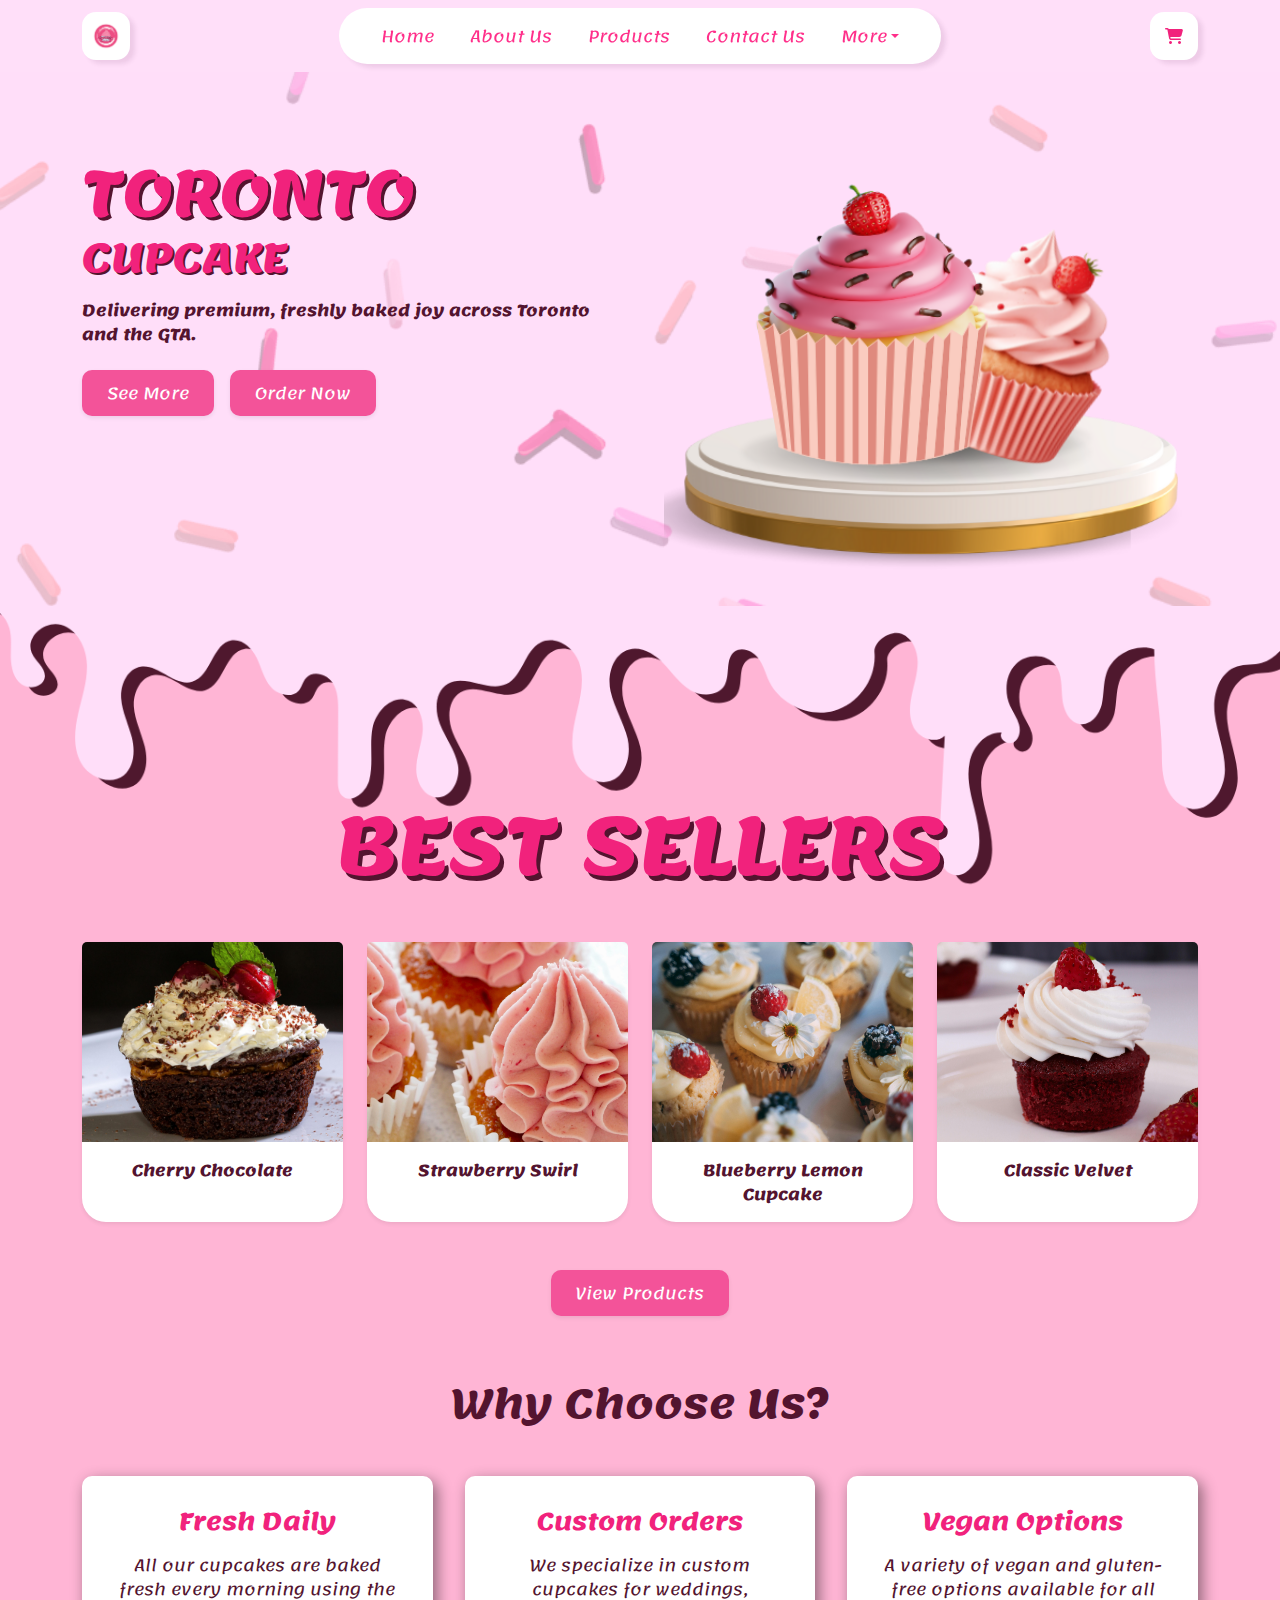
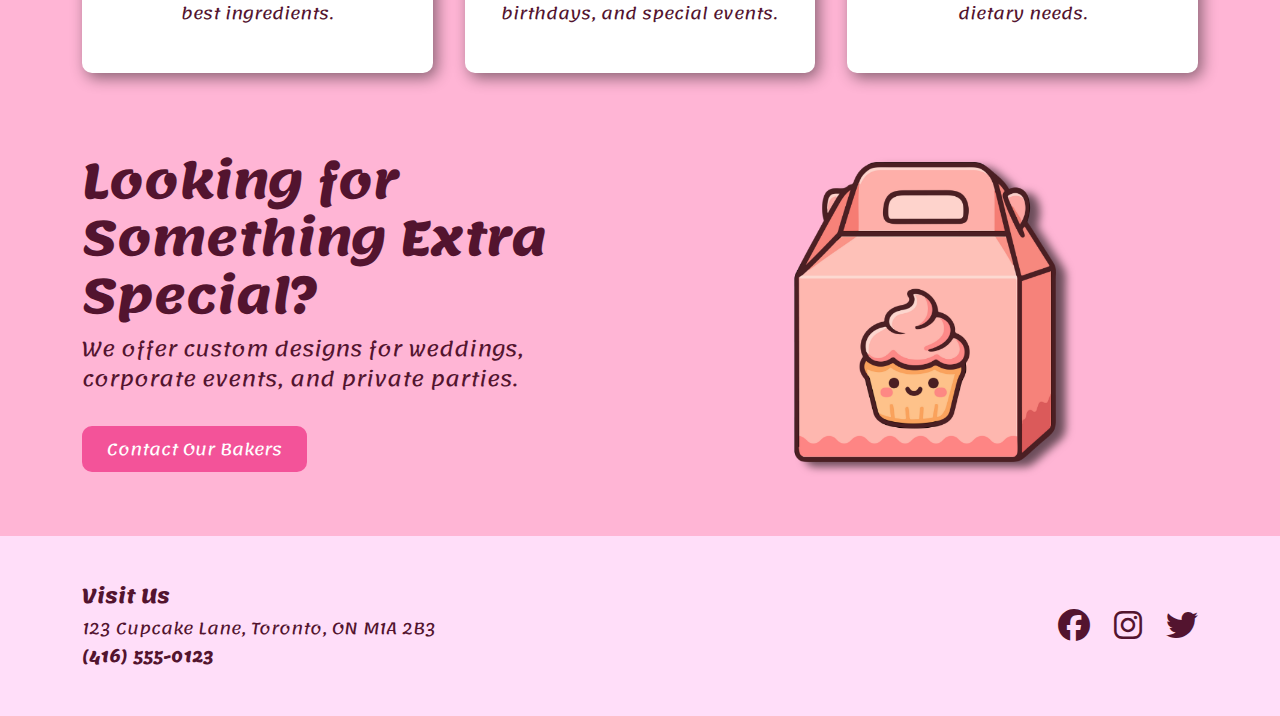
<file: index.html>
<!doctype html>
<html lang="en">

<head>
    <meta charset="utf-8" />
    <meta name="viewport" content="width=device-width, initial-scale=1" />
    <title>Toronto Cupcake</title>

    <link href="https://cdn.jsdelivr.net/npm/bootstrap@5.3.2/dist/css/bootstrap.min.css" rel="stylesheet">
    <link href="https://cdnjs.cloudflare.com/ajax/libs/font-awesome/6.5.0/css/all.min.css" rel="stylesheet">
    <link href="https://fonts.googleapis.com/css2?family=Lemonada:wght@300;400;700;900&display=swap" rel="stylesheet">
    <link rel="stylesheet" href="index.css">
    <link rel="stylesheet" href="main.css">
</head>

<body>

    <nav class="navbar navbar-expand-lg navv">
        <div class="container">
            <a class="logo-btn btn btn-light" href="index.html">
                <img src="ASSETS/LOGO.png" alt="logo" style="width:30px;">
            </a>
            <div class="d-flex align-items-center gap-2 order-lg-last">
                <button class="btn btn-light cart-btn flex-shrink-0">
                    <i class="fa fa-shopping-cart"><a href="cart.html"></a></i>
                </button>
                <button class="navbar-toggler border-0" type="button" data-bs-toggle="collapse"
                    data-bs-target="#mainNav">
                    <span class="navbar-toggler-icon"></span>
                </button>
            </div>
            <div class="collapse navbar-collapse justify-content-center" id="mainNav">
                <ul class="navbar-nav my-3 my-lg-0">
                    <li class="nav-item"><a class="nav-link" href="index.html">Home</a></li>
                    <li class="nav-item"><a class="nav-link" href="about.html">About Us</a></li>
                    <li class="nav-item"><a class="nav-link" href="product.html">Products</a></li>
                    <li class="nav-item"><a class="nav-link" href="contact.html">Contact Us</a></li>
                    <li class="nav-item dropdown">
                        <a class="nav-link dropdown-toggle" href="#" id="moreDropdown" role="button"
                            data-bs-toggle="dropdown" aria-expanded="false">More</a>
                        <ul class="dropdown-menu" aria-labelledby="moreDropdown">
                            <li><a class="dropdown-item" href="blog.html">Blog</a></li>
                            <li><a class="dropdown-item" href="community.html">Community</a></li>
                            <li><a class="dropdown-item" href="event.html">Events</a></li>
                            <li><a class="dropdown-item" href="location.html">Location</a></li>
                        </ul>
                    </li>
                </ul>
            </div>
        </div>
    </nav>

    <section class="header-hero">
        <div class="container">
            <div class="row align-items-center g-5">
                <div class="col-lg-6 text-center text-lg-start">
                    <div class="brand">
                        <h1>TORONTO</h1>
                        <h2>CUPCAKE</h2>
                        <p class="lead fw-bold mt-3">Delivering premium, freshly baked joy across Toronto and the GTA.
                        </p>
                        <div class="d-flex justify-content-center justify-content-lg-start gap-3 mt-4">
                            <a href="#section-2" class="btn btn-pink px-4 shadow-sm">See More</a>
                            <a href="#" class="btn btn-pink px-4 shadow-sm">Order Now</a>
                        </div>
                    </div>
                </div>
                <div class="col-lg-6 text-center">
                    <div class="cupcake-container">
                        <img src="ASSETS/cupcake.png" alt="Featured Cupcake" class="cupcake">
                    </div>
                </div>
            </div>
        </div>
    </section>

    <section class="section-2" id="section-2">
        <div class="container text-center">
            <h2 class="display-4 fw-bold mb-5">BEST SELLERS</h2>
            <div class="row g-4">
                <div class="col-6 col-md-3">
                    <div class="card shadow-sm h-100">
                        <img src="ASSETS/c1.jpg" class="card-img-top" alt="Product">
                        <div class="card-body">
                            <p class="mb-0 fw-bold">Cherry Chocolate</p>
                        </div>
                    </div>
                </div>
                <div class="col-6 col-md-3">
                    <div class="card shadow-sm h-100">
                        <img src="ASSETS/c2.jpg" class="card-img-top" alt="Product">
                        <div class="card-body">
                            <p class="mb-0 fw-bold">Strawberry Swirl</p>
                        </div>
                    </div>
                </div>
                <div class="col-6 col-md-3">
                    <div class="card shadow-sm h-100">
                        <img src="ASSETS/c3.jpg" class="card-img-top" alt="Product">
                        <div class="card-body">
                            <p class="mb-0 fw-bold">Blueberry Lemon Cupcake</p>
                        </div>
                    </div>
                </div>
                <div class="col-6 col-md-3">
                    <div class="card shadow-sm h-100">
                        <img src="ASSETS/c4.jpg" class="card-img-top" alt="Product">
                        <div class="card-body">
                            <p class="mb-0 fw-bold">Classic Velvet</p>
                        </div>
                    </div>
                </div>
            </div>
            <div class="d-flex justify-content-center justify-content-center mt-5">
                <a href="#" class="btn btn-pink px-4 shadow-sm">View Products</a>

            </div>
        </div>
    </section>
    <section class="features" id="section-3">
        <div class="container">
            <h2>Why Choose Us?</h2>

            <div class="slider-wrapper">
                <div class="feature-grid" id="featureGrid">
                    <div class="feature">
                        <h3>Fresh Daily</h3>
                        <p>All our cupcakes are baked fresh every morning using the best ingredients.</p>
                    </div>
                    <div class="feature">
                        <h3>Custom Orders</h3>
                        <p>We specialize in custom cupcakes for weddings, birthdays, and special events.</p>
                    </div>
                    <div class="feature">
                        <h3>Vegan Options</h3>
                        <p>A variety of vegan and gluten-free options available for all dietary needs.</p>
                    </div>
                </div>

                <div class="arrow-container">
                    <button class="nav-arrow" onclick="scrollSlider(-1)">&#10094;</button>
                    <button class="nav-arrow" onclick="scrollSlider(1)">&#10095;</button>
                </div>
            </div>

            <div class="scroll-dots" id="scrollDots">
                <span class="dot active"></span>
                <span class="dot"></span>
                <span class="dot"></span>
            </div>
        </div>
        <div class="container special">
            <div class="row align-items-center text-center text-md-start g-4">
                <div class="col-md-6">
                    <h3 class="display-5 fw-bold">Looking for Something Extra Special?</h3>
                    <p class="fs-5">We offer custom designs for weddings, corporate events, and private parties.</p>
                    <a href="#section-4" class="btn btn-pink px-4 mt-3">Contact Our Bakers</a>
                </div>
                <div class="col-md-6 text-center">
                    <img src="ASSETS/giftBox.png" alt="Gift Box" class="gift-box mx-auto">
                </div>
            </div>
        </div>
    </section>



    <footer id="section-4" class="footer py-5">
        <div class="container">
            <div class="row g-4 align-items-center text-center text-md-start">
                <div class="col-md-6">
                    <h5 class="fw-bold">Visit Us</h5>
                    <p class="mb-1">123 Cupcake Lane, Toronto, ON M1A 2B3</p>
                    <p class="mb-0 fw-bold">(416) 555-0123</p>
                </div>
                <div class="col-md-6 text-md-end socials">
                    <div class="d-flex justify-content-center justify-content-md-end gap-4 socials">
                        <a href="#" class="text-dark"><i class="fab fa-facebook fa-2x"></i></a>
                        <a href="#" class="text-dark"><i class="fab fa-instagram fa-2x"></i></a>
                        <a href="#" class="text-dark"><i class="fab fa-twitter fa-2x"></i></a>
                    </div>
                </div>
            </div>
        </div>
    </footer>

    <script src="https://cdn.jsdelivr.net/npm/bootstrap@5.3.2/dist/js/bootstrap.bundle.min.js"></script>
    <script>
       
        const slider = document.getElementById('featureGrid');

      
        function scrollSlider(direction) {
            
            const cardWidth = slider.offsetWidth;

            slider.scrollBy({
                left: direction * cardWidth,
                behavior: 'smooth'
            });
        }

       
        slider.addEventListener('scroll', () => {
            const dots = document.querySelectorAll('.dot');

            
            const activeIndex = Math.round(slider.scrollLeft / slider.offsetWidth);

            dots.forEach((dot, index) => {
                
                dot.classList.toggle('active', index === activeIndex);
            });
        });
    </script>
</body>

</html>
</file>
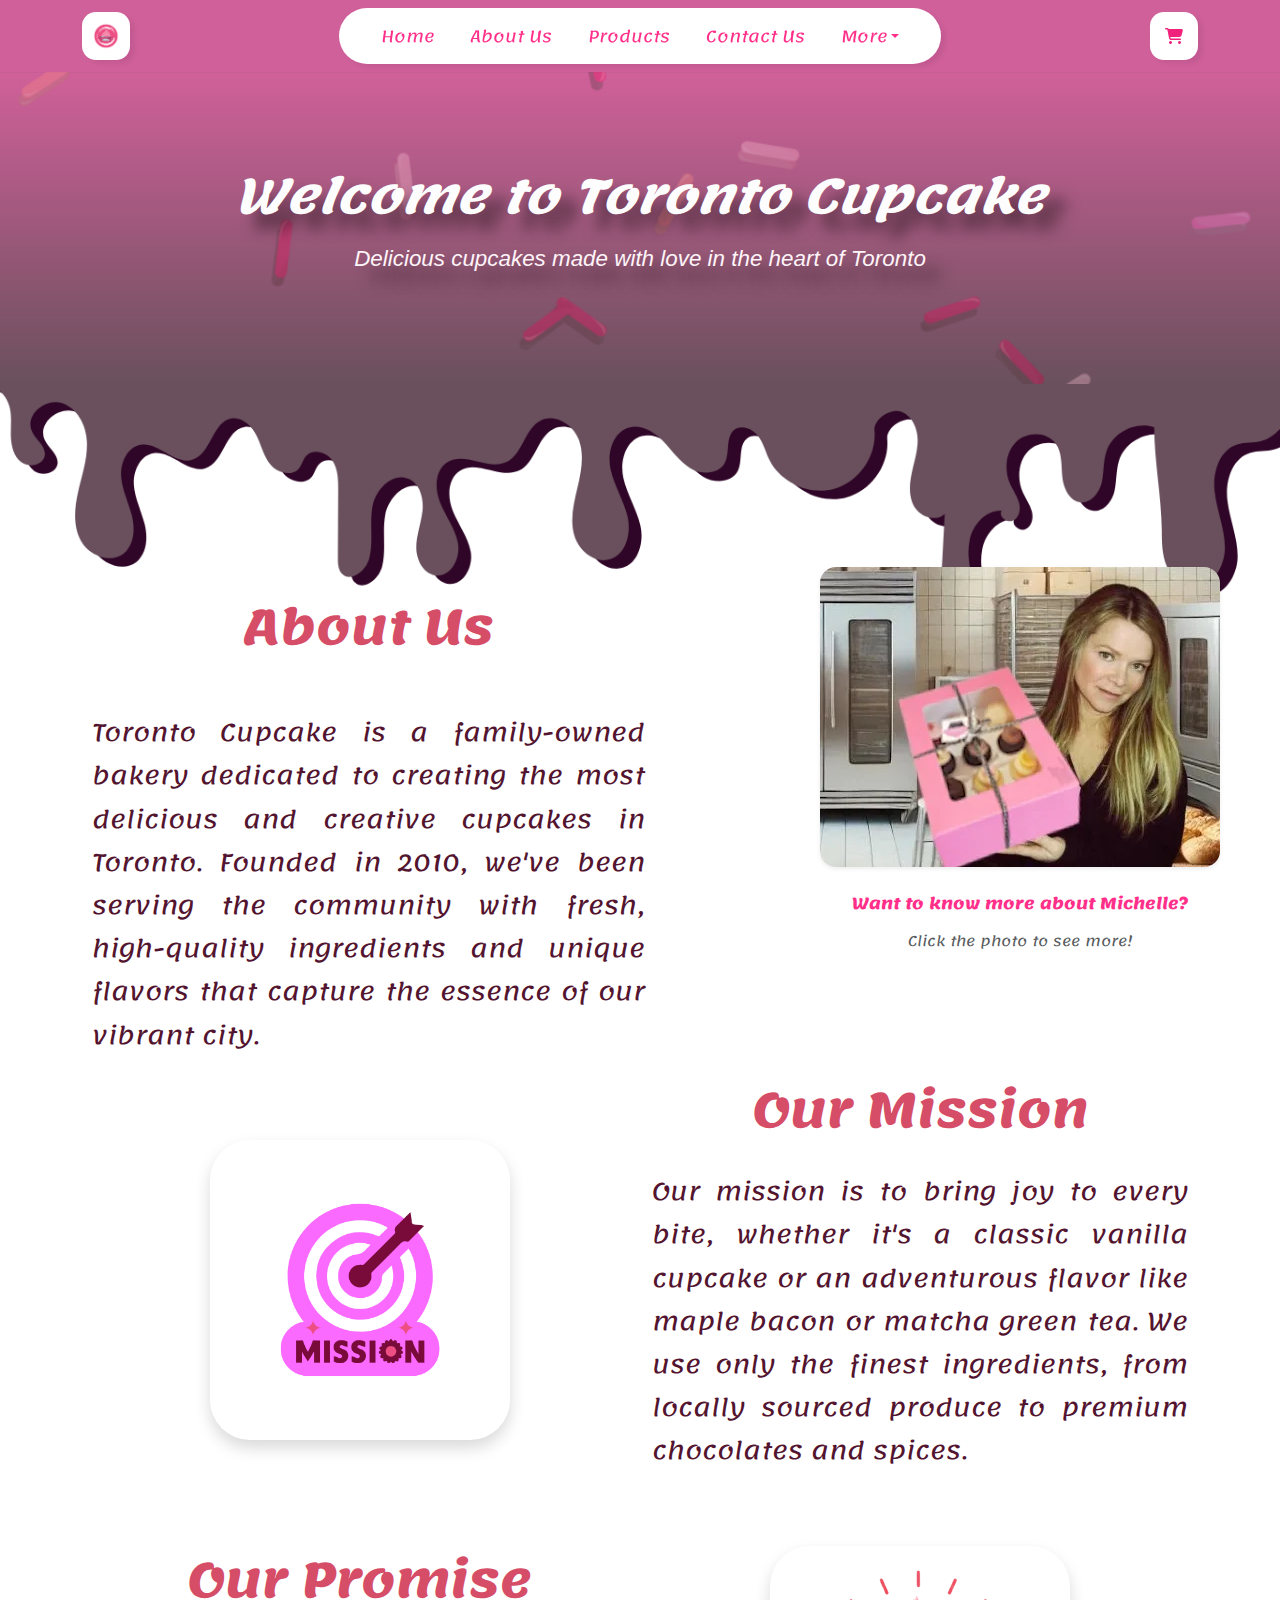
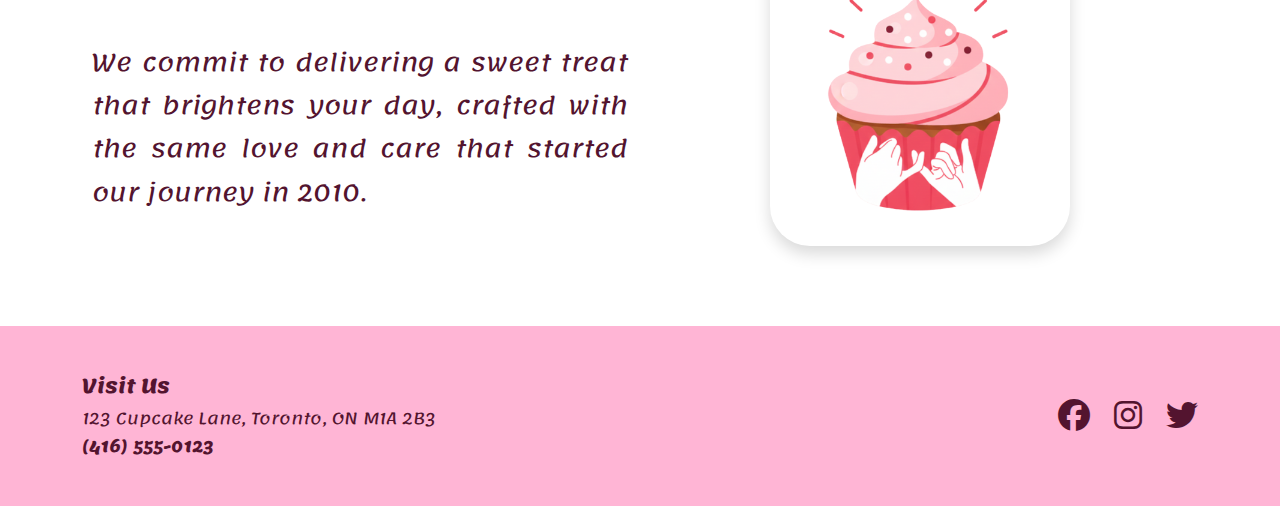
<file: about.html>
<!DOCTYPE html>
<html lang="en">

<head>
    <meta charset="UTF-8">
    <meta name="viewport" content="width=device-width, initial-scale=1.0">
    <title>About Toronto Cupcake</title>
    <link href="https://cdn.jsdelivr.net/npm/bootstrap@5.3.2/dist/css/bootstrap.min.css" rel="stylesheet">
    <link href="https://cdnjs.cloudflare.com/ajax/libs/font-awesome/6.5.0/css/all.min.css" rel="stylesheet">
    <link href="https://fonts.googleapis.com/css2?family=Lemonada:wght@300;400;700;900&display=swap" rel="stylesheet">
    <link rel="stylesheet" href="about.css">
    <link rel="stylesheet" href="main.css">
</head>

<body>

    <nav class="navbar navbar-expand-lg navv">
        <div class="container">
            <a class="logo-btn btn btn-light" href="index.html">
                <img src="ASSETS/LOGO.png" alt="logo" style="width:30px;">
            </a>
            <div class="d-flex align-items-center gap-2 order-lg-last">
                <button class="btn btn-light cart-btn flex-shrink-0">
                    <i class="fa fa-shopping-cart"></i>
                </button>
                <button class="navbar-toggler border-0" type="button" data-bs-toggle="collapse"
                    data-bs-target="#mainNav">
                    <span class="navbar-toggler-icon"></span>
                </button>
            </div>
            <div class="collapse navbar-collapse justify-content-center" id="mainNav">
                <ul class="navbar-nav my-3 my-lg-0">
                    <li class="nav-item"><a class="nav-link" href="index.html">Home</a></li>
                    <li class="nav-item"><a class="nav-link" href="about.html">About Us</a></li>
                    <li class="nav-item"><a class="nav-link" href="product.html">Products</a></li>
                    <li class="nav-item"><a class="nav-link" href="contact.html">Contact Us</a></li>
                    <li class="nav-item dropdown">
                        <a class="nav-link dropdown-toggle" href="#" id="moreDropdown" role="button"
                            data-bs-toggle="dropdown" aria-expanded="false">More</a>
                        <ul class="dropdown-menu" aria-labelledby="moreDropdown">
                            <li><a class="dropdown-item" href="blog.html">Blog</a></li>
                            <li><a class="dropdown-item" href="community.html">Community</a></li>
                            <li><a class="dropdown-item" href="event.html">Events</a></li>
                            <li><a class="dropdown-item" href="location.html">Location</a></li>
                        </ul>
                    </li>
                </ul>
            </div>
        </div>
    </nav>

    <section class="hero">
        <div class="hero-content">
            <h1>Welcome to Toronto Cupcake</h1>
            <p>Delicious cupcakes made with love in the heart of Toronto</p>
        </div>
    </section>

    <section class="about">
    <div class="container-fluid">
        <div class="row g-5">
            <div class="col-lg-7 abt">
                <h2>About Us</h2>
                <p>
                    Toronto Cupcake is a family-owned bakery dedicated to creating the most delicious and creative
                    cupcakes in Toronto. Founded in 2010, we've been serving the community with fresh, high-quality
                    ingredients and unique flavors that capture the essence of our vibrant city.
                </p>
            </div>

            <div class="col-lg-5 text-center">
                <div class="michelle-card p-3">
                    <img src="ASSETS/michelle.webp" 
                         alt="Michelle Harrison"
                         class="img-fluid rounded-4 shadow-sm mb-3 michelle-toggle-img" 
                         onclick="showMoreMichelle()"
                         style="cursor: pointer;">

                    <p id="click-hint" class="fw-bold mt-2" style="color: var(--accent);">
                        Want to know more about Michelle?
                    </p>
                    <p id="click-subtext" class="small text-muted">Click the photo to see more!</p>

                    <div id="michelle-content" class="michelle-text-container" style="display: none; opacity: 0;">
                        <h3 class="h4 mt-3">About Michelle</h3>
                        <p class="small text-muted">..........................</p>
                        <p>
                            Toronto Cupcake was created by Michelle Harrison to pursue her love of baking.
                            Inspired by her mother, Michelle opened Toronto Cupcake in August 2010
                            as one of Canada's first gourmet cupcakeries.
                        </p>
                        <p class="small text-muted">..........................</p>
                    </div>
                </div>
            </div>
        </div>
    </div>
</section>
    <section class="mission-promise">
        <div class="container-fluid">
            <div class="row align-items-center mb-5">
                 <div class="col-md-6 order-2 order-md-1 mb-4 mb-md-0 d-flex justify-content-center align-items-center">
                    <div class="image-wrapper">
                        <img src="ASSETS/mission.png" alt="mission logo" class="img-fluid custom-rounded shadow">
                    </div>
                </div>
                <div class="col-md-6 order-1 order-md-2">
                    <h2 class="section-title">Our Mission</h2>
                    <p class="section-text">
                        Our mission is to bring joy to every bite, whether it's a classic vanilla cupcake or an
                        adventurous flavor like maple bacon or matcha green tea. We use only the finest ingredients,
                        from locally sourced produce to premium chocolates and spices.
                    </p>
                </div>

            </div>

            <div class="row align-items-center">
                <div class="col-md-6">
                    <h2 class="section-title">Our Promise</h2>
                    <p class="section-text">
                        We commit to delivering a sweet treat that brightens your day, crafted with the same love and
                        care that started our journey in 2010.
                    </p>
                </div>
                <div class="col-md-6 mb-4 mb-md-0 d-flex justify-content-center align-items-center">
                    <div class="image-wrapper">
                        <img src="ASSETS/promise.png" alt="promise logo" class="img-fluid custom-rounded shadow">
                    </div>
                </div>
            </div>
        </div>
    </section>
    <footer id="section-4" class="footer py-5">
        <div class="container">
            <div class="row g-4 align-items-center text-center text-md-start">
                <div class="col-md-6">
                    <h5 class="fw-bold">Visit Us</h5>
                    <p class="mb-1">123 Cupcake Lane, Toronto, ON M1A 2B3</p>
                    <p class="mb-0 fw-bold">(416) 555-0123</p>
                </div>
                <div class="col-md-6 text-md-end  socials">
                    <div class="d-flex justify-content-center justify-content-md-end gap-4">
                        <a href="#" class="text-dark"><i class="fab fa-facebook fa-2x"></i></a>
                        <a href="#" class="text-dark"><i class="fab fa-instagram fa-2x"></i></a>
                        <a href="#" class="text-dark"><i class="fab fa-twitter fa-2x"></i></a>
                    </div>
                </div>
            </div>
        </div>
    </footer>
    <script>
        function showMoreMichelle() {
    const content = document.getElementById('michelle-content');
    const hint = document.getElementById('click-hint');
    const subtext = document.getElementById('click-subtext');

    if (content.style.display === "none" || content.style.display === "") {
        // Show Bio, Hide Hints
        hint.style.display = "none";
        subtext.style.display = "none";
        content.style.display = "block";
        
        // Brief timeout to allow display:block to register before changing opacity
        setTimeout(() => {
            content.style.opacity = "1";
        }, 10);
    } else {
        // Hide Bio, Show Hints
        content.style.opacity = "0";
        setTimeout(() => {
            content.style.display = "none";
            hint.style.display = "block";
            subtext.style.display = "block";
        }, 500);
    }
}
    </script>
    <script src="https://cdn.jsdelivr.net/npm/bootstrap@5.3.2/dist/js/bootstrap.bundle.min.js"></script>
</body>

</html>
</file>
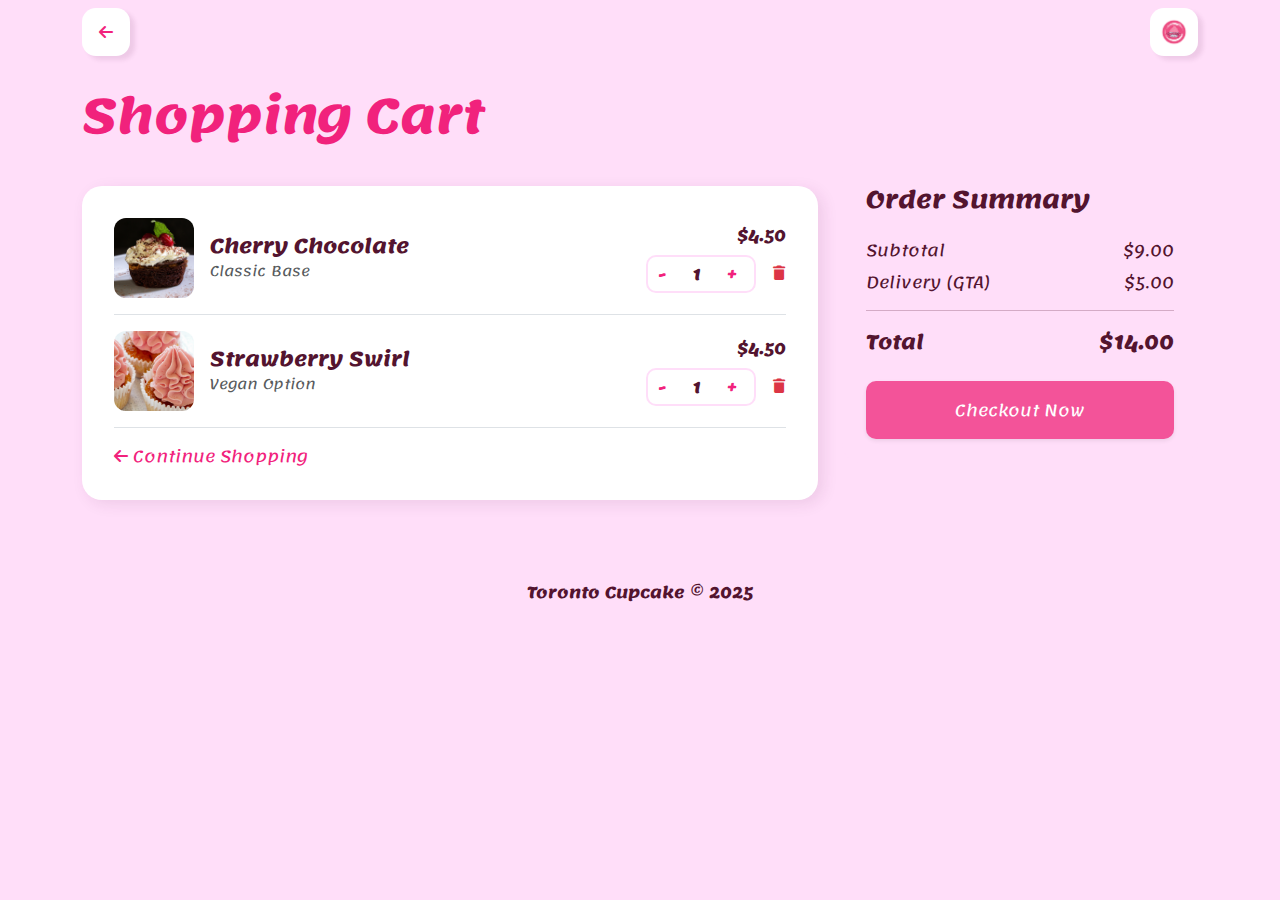
<file: cart.html>
<!doctype html>
<html lang="en">
<head>
    <meta charset="utf-8" />
    <meta name="viewport" content="width=device-width, initial-scale=1" />
    <title>Your Cart - Toronto Cupcake</title>
    <link href="https://cdn.jsdelivr.net/npm/bootstrap@5.3.2/dist/css/bootstrap.min.css" rel="stylesheet">
    <link href="https://cdnjs.cloudflare.com/ajax/libs/font-awesome/6.5.0/css/all.min.css" rel="stylesheet">
    <link href="https://fonts.googleapis.com/css2?family=Lemonada:wght@300;400;700;900&display=swap" rel="stylesheet">
    <link rel="stylesheet" href="index.css">
    <link rel="stylesheet" href="main.css">
    <style>

        .cart-item-img {
            width: 80px;
            height: 80px;
            object-fit: cover;
            border-radius: 12px;
        }
        .cart-container {
            background: white;
            border-radius: 20px;
            padding: 2rem;
            box-shadow: 5px 4px 15px rgba(85, 29, 83, 0.1);
            margin-top: 2rem;
            margin-bottom: 2rem;
        }
        .summary-box {
            background: var(--bg-pink);
            border-radius: 20px;
            padding: 1.5rem;
        }
        .qty-selector {
            width: 110px;
            border: 2px solid var(--bg-pink);
            border-radius: 10px;
            overflow: hidden;
            background: white;
        }
        .qty-btn {
            background: none;
            border: none;
            color: var(--pink);
            font-weight: bold;
            padding: 5px 10px;
            transition: 0.2s;
        }
        .qty-btn:hover {
            background: var(--bg-pink);
        }
        .qty-input {
            border: none !important;
            text-align: center;
            width: 40px;
            font-weight: 700;
            color: var(--dark-pink);
            pointer-events: none;
        }
    </style>
</head>
<body>
   <nav class="navbar">
    <div class="container d-flex align-items-center justify-content-between">
        
        <a href="product.html" class="btn btn-light back-btn d-flex align-items-center gap-2 back-btn">
            <i class="fa fa-arrow-left"></i>  
        </a>
        <a class="logo-btn btn btn-light ms-auto" href="index.html">
            <img src="ASSETS/LOGO.png" alt="logo" style="width:30px;">
        </a>
    </div>
</nav>

    <div class="container">
        <div class="row">
            <div class="col-12 pt-4">
                <h1 class="display-5 fw-bold" style="color: var(--pink);">Shopping Cart</h1>
            </div>
            
            <div class="col-lg-8">
                <div class="cart-container">
                    <div class="d-flex align-items-center justify-content-between border-bottom pb-3 mb-3">
                        <div class="d-flex align-items-center gap-3">
                            <img src="ASSETS/c1.jpg" class="cart-item-img" alt="Cupcake">
                            <div>
                                <h5 class="mb-0 fw-bold">Cherry Chocolate</h5>
                                <small class="text-muted">Classic Base</small>
                            </div>
                        </div>
                        <div class="text-end">
                            <p class="mb-2 fw-bold">$4.50</p>
                            <div class="d-flex align-items-center justify-content-end gap-3">
                                <div class="qty-selector d-flex align-items-center">
                                    <button class="qty-btn minus-btn">-</button>
                                    <input type="text" class="qty-input" value="1">
                                    <button class="qty-btn plus-btn">+</button>
                                </div>
                                <button class="btn btn-sm text-danger p-0"><i class="fa-solid fa-trash"></i></button>
                            </div>
                        </div>
                    </div>

                    <div class="d-flex align-items-center justify-content-between border-bottom pb-3 mb-3">
                        <div class="d-flex align-items-center gap-3">
                            <img src="ASSETS/c2.jpg" class="cart-item-img" alt="Cupcake">
                            <div>
                                <h5 class="mb-0 fw-bold">Strawberry Swirl</h5>
                                <small class="text-muted">Vegan Option</small>
                            </div>
                        </div>
                        <div class="text-end">
                            <p class="mb-2 fw-bold">$4.50</p>
                            <div class="d-flex align-items-center justify-content-end gap-3">
                                <div class="qty-selector d-flex align-items-center">
                                    <button class="qty-btn minus-btn">-</button>
                                    <input type="text" class="qty-input" value="1">
                                    <button class="qty-btn plus-btn">+</button>
                                </div>
                                <button class="btn btn-sm text-danger p-0"><i class="fa-solid fa-trash"></i></button>
                            </div>
                        </div>
                    </div>
                    
                    <a href="product.html" class="text-decoration-none" style="color: var(--pink);">
                        <i class="fa fa-arrow-left"></i> Continue Shopping
                    </a>
                </div>
            </div>

            <div class="col-lg-4">
                <div class="summary-box mt-lg-2">
                    <h4 class="fw-bold mb-4">Order Summary</h4>
                    <div class="d-flex justify-content-between mb-2">
                        <span>Subtotal</span>
                        <span>$9.00</span>
                    </div>
                    <div class="d-flex justify-content-between mb-2">
                        <span>Delivery (GTA)</span>
                        <span>$5.00</span>
                    </div>
                    <hr>
                    <div class="d-flex justify-content-between mb-4 fw-bold fs-5">
                        <span>Total</span>
                        <span>$14.00</span>
                    </div>
                    <a href="checkout.html" class="btn btn-pink w-100 py-3 shadow-sm text-decoration-none">Checkout Now</a>
                </div>
            </div>
        </div>
    </div>

   
     <footer id="section-4" class="footer py-5">
        <div class="container text-center">
            <p class="mb-0 fw-bold">Toronto Cupcake © 2025</p>
        </div>
    </footer>

    <script src="https://cdn.jsdelivr.net/npm/bootstrap@5.3.2/dist/js/bootstrap.bundle.min.js"></script>
    <script>
        // Quantity script
        document.querySelectorAll('.qty-selector').forEach(selector => {
            const minusBtn = selector.querySelector('.minus-btn');
            const plusBtn = selector.querySelector('.plus-btn');
            const input = selector.querySelector('.qty-input');

            minusBtn.addEventListener('click', () => {
                let currentVal = parseInt(input.value);
                if (currentVal > 1) {
                    input.value = currentVal - 1;
                }
            });

            plusBtn.addEventListener('click', () => {
                let currentVal = parseInt(input.value);
                input.value = currentVal + 1;
            });
        });
    </script>
</body>
</html
</file>
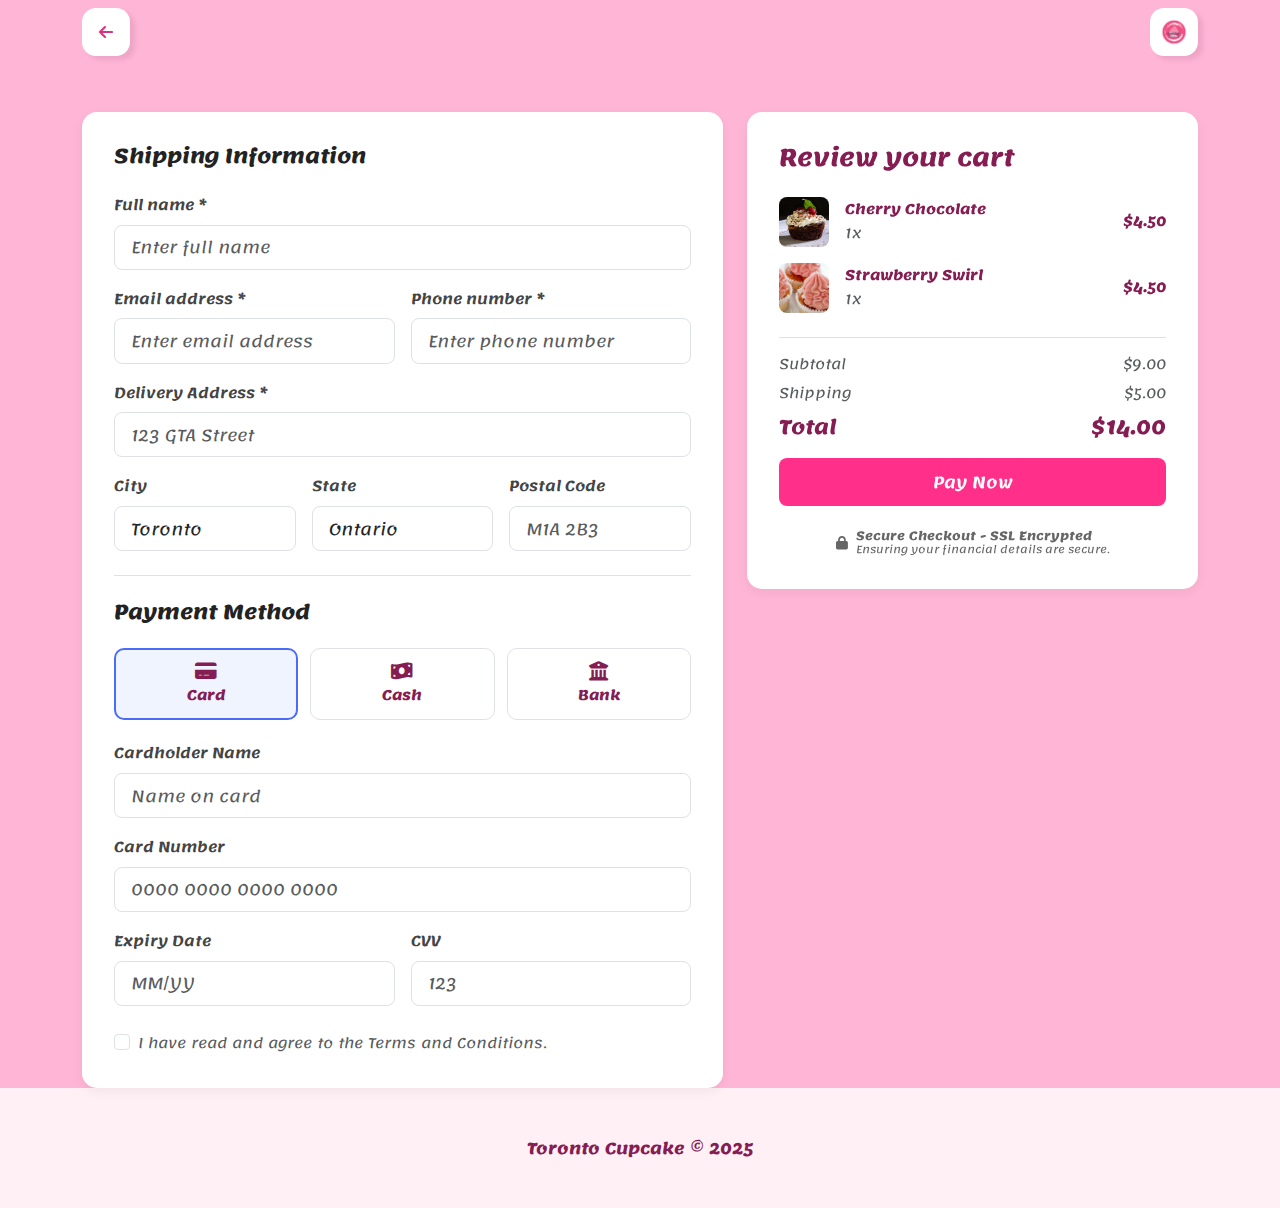
<file: checkout.html>
<!doctype html>
<html lang="en">
<head>
    <meta charset="utf-8" />
    <meta name="viewport" content="width=device-width, initial-scale=1" />
    <title>Checkout - Toronto Cupcake</title>
    <link href="https://cdn.jsdelivr.net/npm/bootstrap@5.3.2/dist/css/bootstrap.min.css" rel="stylesheet">
    <link href="https://cdnjs.cloudflare.com/ajax/libs/font-awesome/6.5.0/css/all.min.css" rel="stylesheet">
    <link href="https://fonts.googleapis.com/css2?family=Lemonada:wght@300;400;700;900&display=swap" rel="stylesheet">
    <link rel="stylesheet" href="index.css">
    <link rel="stylesheet" href="main.css">
    <style>
        :root {
            --pink: #d63384; 
            --dark-pink: #851d53;
            --bg-pink: #fff0f6;
        }

        body {
            background-color: #FFB5D5;
            font-family: 'Lemonada', cursive;
        }

        .checkout-container {
            background: white;
            border-radius: 15px;
            padding: 2rem;
            box-shadow: 0 4px 12px rgba(0,0,0,0.05);
        }

        .form-label {
            font-weight: 600;
            font-size: 0.9rem;
            color: #444;
            margin-bottom: 0.5rem;
        }

        .form-control {
            border-radius: 8px;
            border: 1px solid #dee2e6;
            padding: 0.6rem 1rem;
        }

        .form-control:focus {
            border-color: var(--pink);
            box-shadow: 0 0 0 0.25 row rgba(214, 51, 132, 0.1);
        }

        .step-header {
            font-size: 1.25rem;
            margin-bottom: 1.5rem;
            color: #222;
        }
        .payment-methods-grid {
            display: grid;
            grid-template-columns: repeat(3, 1fr);
            gap: 12px;
            margin-bottom: 20px;
        }
        .payment-tile {
            display: flex;
            flex-direction: column;
            align-items: center;
            justify-content: center;
            padding: 12px;
            border: 1px solid #dee2e6;
            border-radius: 10px;
            cursor: pointer;
            transition: all 0.2s ease;
            background: #fff;
        }

        .payment-tile i {
            font-size: 1.2rem;
            margin-bottom: 4px;
        }

        input[type="radio"]:checked + .payment-tile {
            border: 2px solid #4a6cf7; /* Blue accent like image */
            background-color: #f0f4ff;
        }

        /* Order Summary Box */
        .summary-box {
            background: white;
            border-radius: 15px;
            padding: 2rem;
            box-shadow: 0 4px 12px rgba(0,0,0,0.05);
        }

        .btn-pay {
            background-color: #ff2f8a; /* Professional blue from image */
            color: white;
            font-weight: 600;
            border-radius: 8px;
            padding: 12px;
            border: none;
            width: 100%;
            transition: background 0.3s;
        }

        .btn-pay:hover {
            background-color: #610039;
            color: white;
        }

        .secure-badge {
            display: flex;
            align-items: center;
            justify-content: center;
            gap: 8px;
            color: #666;
            font-size: 0.85rem;
            margin-top: 1.5rem;
        }
    </style>
</head>
<body>
   <nav class="navbar">
    <div class="container d-flex align-items-center justify-content-between">
        
        <a href="cart.html" class="btn btn-light back-btn d-flex align-items-center gap-2 back-btn">
            <i class="fa fa-arrow-left"></i>  
        </a>
        <a class="logo-btn btn btn-light ms-auto" href="index.html">
            <img src="ASSETS/LOGO.png" alt="logo" style="width:30px;">
        </a>
    </div>
</nav>

    <div class="container mt-5">
        <div class="row g-4">
            <div class="col-lg-7">
                <div class="checkout-container">
                    <form id="checkoutForm">
                        <h4 class="step-header fw-bold">Shipping Information</h4>
                        
                        <div class="row g-3 mb-4">
                            <div class="col-12">
                                <label class="form-label">Full name *</label>
                                <input type="text" class="form-control" placeholder="Enter full name" required>
                            </div>
                            <div class="col-md-6">
                                <label class="form-label">Email address *</label>
                                <input type="email" class="form-control" placeholder="Enter email address" required>
                            </div>
                            <div class="col-md-6">
                                <label class="form-label">Phone number *</label>
                                <input type="tel" class="form-control" placeholder="Enter phone number" required>
                            </div>
                            <div class="col-12">
                                <label class="form-label">Delivery Address *</label>
                                <input type="text" class="form-control" placeholder="123 GTA Street" required>
                            </div>
                            <div class="col-md-4">
                                <label class="form-label">City</label>
                                <input type="text" class="form-control" value="Toronto" readonly>
                            </div>
                            <div class="col-md-4">
                                <label class="form-label">State</label>
                                <input type="text" class="form-control" value="Ontario" readonly>
                            </div>
                            <div class="col-md-4">
                                <label class="form-label">Postal Code</label>
                                <input type="text" class="form-control" placeholder="M1A 2B3" required>
                            </div>
                        </div>

                        <h4 class="step-header fw-bold border-top pt-4">Payment Method</h4>
                        <div class="payment-methods-grid">
                            <input type="radio" name="paymentMethod" id="methodCard" value="card" checked hidden>
                            <label for="methodCard" class="payment-tile">
                                <i class="fas fa-credit-card"></i>
                                <span class="small fw-bold">Card</span>
                            </label>

                            <input type="radio" name="paymentMethod" id="methodCash" value="cash" hidden>
                            <label for="methodCash" class="payment-tile">
                                <i class="fas fa-money-bill-wave"></i>
                                <span class="small fw-bold">Cash</span>
                            </label>

                            <input type="radio" name="paymentMethod" id="methodBank" value="bank" hidden>
                            <label for="methodBank" class="payment-tile">
                                <i class="fas fa-university"></i>
                                <span class="small fw-bold">Bank</span>
                            </label>
                        </div>

                        <div id="cardDetailsForm" class="row g-3">
                            <div class="col-12">
                                <label class="form-label">Cardholder Name</label>
                                <input type="text" class="form-control" placeholder="Name on card">
                            </div>
                            <div class="col-12">
                                <label class="form-label">Card Number</label>
                                <input type="text" class="form-control" placeholder="0000 0000 0000 0000">
                            </div>
                            <div class="col-md-6">
                                <label class="form-label">Expiry Date</label>
                                <input type="text" class="form-control" placeholder="MM/YY">
                            </div>
                            <div class="col-md-6">
                                <label class="form-label">CVV</label>
                                <input type="text" class="form-control" placeholder="123">
                            </div>
                        </div>

                        <div id="paymentMessage" class="col-12 d-none mt-3">
                            <div class="alert alert-info border-0 rounded-3">
                                <p class="mb-0 small" id="messageText"></p>
                            </div>
                        </div>

                        <div class="form-check mt-4">
                            <input class="form-check-input" type="checkbox" id="terms" required>
                            <label class="form-check-label small text-muted" for="terms">
                                I have read and agree to the Terms and Conditions.
                            </label>
                        </div>
                    </form>
                </div>
            </div>

            <div class="col-lg-5">
                <div class="summary-box sticky-top" style="top: 20px;">
                    <h4 class="fw-bold mb-4">Review your cart</h4>
                    
                    <div class="cart-items-preview mb-4">
                        <div class="d-flex justify-content-between align-items-center mb-3">
                            <div class="d-flex align-items-center gap-3">
                                <img src="ASSETS/c1.jpg" alt="Item" style="width: 50px; height: 50px; object-fit: cover; border-radius: 8px;">
                                <div>
                                    <p class="mb-0 fw-bold small">Cherry Chocolate</p>
                                    <span class="text-muted small">1x</span>
                                </div>
                            </div>
                            <span class="fw-bold small">$4.50</span>
                        </div>
                        <div class="d-flex justify-content-between align-items-center mb-3">
                            <div class="d-flex align-items-center gap-3">
                                <img src="ASSETS/c2.jpg" alt="Item" style="width: 50px; height: 50px; object-fit: cover; border-radius: 8px;">
                                <div>
                                    <p class="mb-0 fw-bold small">Strawberry Swirl</p>
                                    <span class="text-muted small">1x</span>
                                </div>
                            </div>
                            <span class="fw-bold small">$4.50</span>
                        </div>
                    </div>

                    <div class="price-breakdown border-top pt-3">
                        <div class="d-flex justify-content-between mb-2 text-muted small">
                            <span>Subtotal</span>
                            <span>$9.00</span>
                        </div>
                        <div class="d-flex justify-content-between mb-2 text-muted small">
                            <span>Shipping</span>
                            <span>$5.00</span>
                        </div>
                        <div class="d-flex justify-content-between mb-3 fw-bold fs-5">
                            <span>Total</span>
                            <span>$14.00</span>
                        </div>
                    </div>

                    <button type="submit" form="checkoutForm" class="btn-pay">
                        Pay Now
                    </button>

                    <div class="secure-badge">
                        <i class="fas fa-lock"></i>
                        <div class="text-start">
                            <div class="fw-bold" style="font-size: 0.75rem; line-height: 1;">Secure Checkout - SSL Encrypted</div>
                            <div style="font-size: 0.65rem;">Ensuring your financial details are secure.</div>
                        </div>
                    </div>
                </div>
            </div>
        </div>
    </div>

    <footer id="section-4" class="footer py-5">
        <div class="container text-center">
            <p class="mb-0 fw-bold">Toronto Cupcake © 2025</p>
        </div>
    </footer>

    <script src="https://cdn.jsdelivr.net/npm/bootstrap@5.3.2/dist/js/bootstrap.bundle.min.js"></script>
    <script>
        // Payment Method Toggle
        document.querySelectorAll('input[name="paymentMethod"]').forEach((input) => {
            input.addEventListener('change', function() {
                const cardForm = document.getElementById('cardDetailsForm');
                const messageBox = document.getElementById('paymentMessage');
                const messageText = document.getElementById('messageText');

                if (this.value === 'card') {
                    cardForm.classList.remove('d-none');
                    messageBox.classList.add('d-none');
                } else {
                    cardForm.classList.add('d-none');
                    messageBox.classList.remove('d-none');
                    
                    if (this.value === 'cash') {
                        messageText.innerText = "Please have the exact amount ready for the delivery driver.";
                    } else if (this.value === 'bank') {
                        messageText.innerText = "Transfer details will be sent to your email after checkout.";
                    }
                }
            });
        });
    </script>
</body>
</html>
</file>
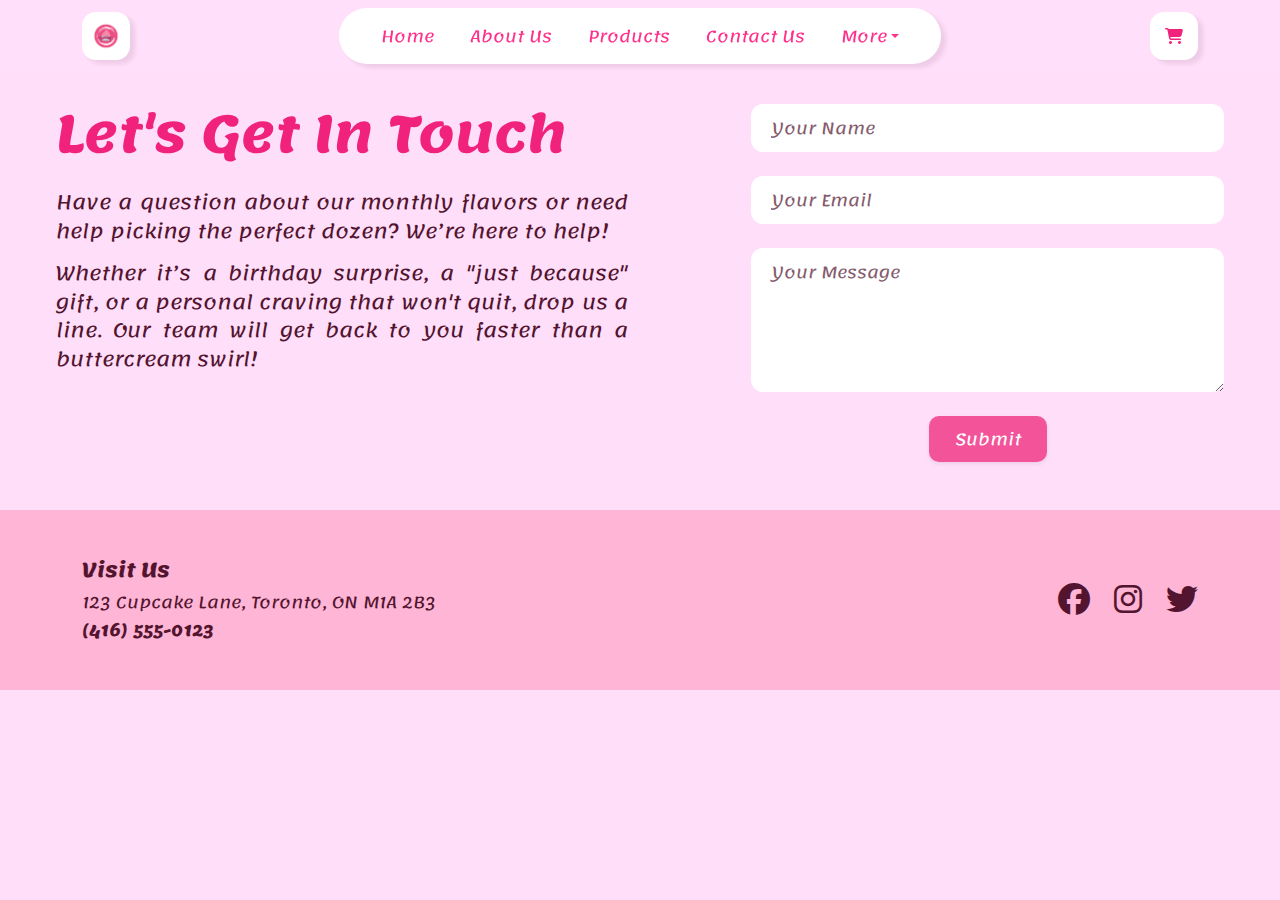
<file: contact.html>
<!DOCTYPE html>
<html lang="en">

<head>
    <meta charset="UTF-8">
    <meta name="viewport" content="width=device-width, initial-scale=1.0">
    <title>Corporate Logo Cupcakes | Toronto Cupcake</title>

    <link href="https://cdn.jsdelivr.net/npm/bootstrap@5.3.2/dist/css/bootstrap.min.css" rel="stylesheet">
    <link href="https://cdnjs.cloudflare.com/ajax/libs/font-awesome/6.5.0/css/all.min.css" rel="stylesheet">
    <link href="https://fonts.googleapis.com/css2?family=Lemonada:wght@300;400;700;900&display=swap" rel="stylesheet">
    <link rel="stylesheet" href="main.css">
    <style>
        :root {
            --accent: #ff2f8a;
            --bg-pink: #FFDEF9;
            --dark-pink: #53142f;
            --footer-pink: #FFB5D5;
            --pink: #f1227c;
            --font-main: 'Lemonada', cursive, system-ui;
        }
    
        .btn-pink {
            background: #f35399;
            color: white;
            border-radius: 10px;
            padding: 10px 25px;
            transition: 0.3s;
        }
    
        .btn-pink:hover {
            background: #d61a6b;
            color: white;
            transform: scale(1.05);
        }
    
        .contact {
            padding: 2rem 1rem;
            margin: 0 auto !important;
            max-width: 1200px;
        }
    
        .contact h2 {
            color: var(--pink);
            font-size: clamp(1.5rem, 4vw, 4rem);
            line-height: 1.2;
            margin-bottom: 1rem;
        }
    
        .contact p {
            font-size: clamp(0.8rem, 2vw, 1.2rem);
            line-height: 1.5;
            text-align: justify;
            margin-bottom: 0.8rem;
        }
    
        .form-section {
    
            background-color: var(--light-pink-bg);
        }
    
        /* Styling Form Inputs */
        .form-control {
            border: 2px solid var(--input-border);
            border-radius: 12px;
            padding: 12px 20px;
    
            color: var(--brand-pink);
        }
    
        .form-control::placeholder {
            color: var(--brand-pink);
            opacity: 0.7;
        }
    
        .btn-submit {
            background-color: #ffc1cf;
            color: white;
            border: none;
            border-radius: 50px;
            padding: 10px 40px;
            font-weight: bold;
            transition: 0.3s;
        }
    
        .btn-submit:hover {
            background-color: var(--brand-pink);
            color: white;
        }
    
        /* Media Queries */
        @media (max-width: 991px) {
            .contact {
                margin: 0;
                padding: 0 2rem;
            }
    
            .contact h2 {
                text-align: center;
            }
        }
    
        @media (max-width: 415px) {
            .contact h2 {
                font-size: 1.5rem;
            }
        }
    
        @media (max-width: 369px) {
            .contact h2 {
                font-size: 1.2rem;
            }
        }
    </style>
</head>

<body>

    <nav class="navbar navbar-expand-lg navv">
        <div class="container">
            <a class="logo-btn btn btn-light" href="index.html">
                <img src="ASSETS/LOGO.png" alt="logo" style="width:30px;">
            </a>
            <div class="d-flex align-items-center gap-2 order-lg-last">
                <button class="btn btn-light cart-btn flex-shrink-0">
                    <i class="fa fa-shopping-cart"></i>
                </button>
                <button class="navbar-toggler border-0" type="button" data-bs-toggle="collapse"
                    data-bs-target="#mainNav">
                    <span class="navbar-toggler-icon"></span>
                </button>
            </div>
            <div class="collapse navbar-collapse justify-content-center" id="mainNav">
                <ul class="navbar-nav my-3 my-lg-0">
                    <li class="nav-item"><a class="nav-link" href="index.html">Home</a></li>
                    <li class="nav-item"><a class="nav-link" href="about.html">About Us</a></li>
                    <li class="nav-item"><a class="nav-link" href="product.html">Products</a></li>
                    <li class="nav-item"><a class="nav-link" href="contact.html">Contact Us</a></li>
                    <li class="nav-item dropdown">
                        <a class="nav-link dropdown-toggle" href="#" id="moreDropdown" role="button"
                            data-bs-toggle="dropdown" aria-expanded="false">More</a>
                        <ul class="dropdown-menu" aria-labelledby="moreDropdown">
                            <li><a class="dropdown-item" href="blog.html">Blog</a></li>
                            <li><a class="dropdown-item" href="community.html">Community</a></li>
                            <li><a class="dropdown-item" href="event.html">Events</a></li>
                            <li><a class="dropdown-item" href="location.html">Location</a></li>
                        </ul>
                    </li>
                </ul>
            </div>
        </div>
    </nav>

    <div class="form-section">
        <div class="container contact">
            <div class="row">
                <div class="col-lg-6 mb-5 mb-lg-0">
                    <h2 class="mb-4">Let's Get In Touch</h2>
                    <p>Have a question about our monthly flavors or need help picking the perfect dozen? We’re here to help!</p>
                    <p>Whether it’s a birthday surprise, a "just because" gift, or a personal craving that won't quit, drop us a line. Our team will get back to you faster than a buttercream swirl!</p>
                    
                </div>

                <div class="col-lg-5 offset-lg-1">
                    <form>
                        <div class="mb-4">
                            <input type="text" class="form-control" placeholder="Your Name">
                        </div>
                        <div class="mb-4">
                            <input type="email" class="form-control" placeholder="Your Email">
                        </div>
                        <div class="mb-4">
                            <textarea class="form-control" rows="5" placeholder="Your Message"></textarea>
                        </div>
                        <div class="text-center">
                            <button type="submit" class="btn btn-pink shadow-sm mb-3">Submit</button>
                        </div>
                    </form>
                </div>
            </div>
        </div>
    </div>
    <footer id="section-4" class="footer py-5">
        <div class="container">
            <div class="row g-4 align-items-center text-center text-md-start">
                <div class="col-md-6">
                    <h5 class="fw-bold">Visit Us</h5>
                    <p class="mb-1">123 Cupcake Lane, Toronto, ON M1A 2B3</p>
                    <p class="mb-0 fw-bold">(416) 555-0123</p>
                </div>
                <div class="col-md-6 text-md-end socials">
                    <div class="d-flex justify-content-center justify-content-md-end gap-4">
                        <a href="#" class="text-dark"><i class="fab fa-facebook fa-2x"></i></a>
                        <a href="#" class="text-dark"><i class="fab fa-instagram fa-2x"></i></a>
                        <a href="#" class="text-dark"><i class="fab fa-twitter fa-2x"></i></a>
                    </div>
                </div>
            </div>
        </div>
    </footer>

    

 <script src="https://cdn.jsdelivr.net/npm/bootstrap@5.3.0/dist/js/bootstrap.bundle.min.js"></script>
</body>
</html>
</file>
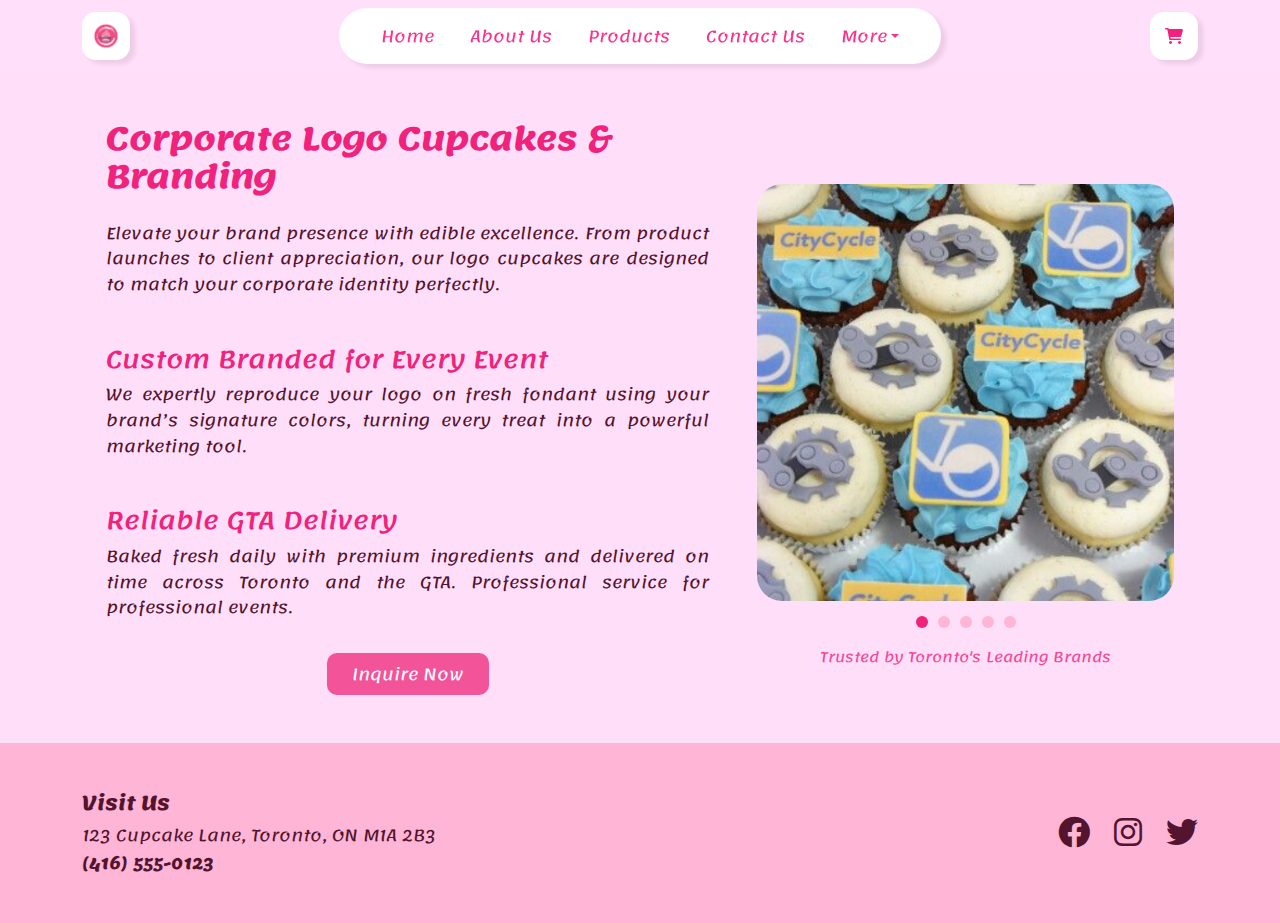
<file: event.html>
<!DOCTYPE html>
<html lang="en">

<head>
    <meta charset="UTF-8">
    <meta name="viewport" content="width=device-width, initial-scale=1.0">
    <title>Corporate Logo Cupcakes | Toronto Cupcake</title>

    <link href="https://cdn.jsdelivr.net/npm/bootstrap@5.3.0/dist/css/bootstrap.min.css" rel="stylesheet">
    <link rel="stylesheet" href="https://cdnjs.cloudflare.com/ajax/libs/font-awesome/6.0.0/css/all.min.css">
    <link href="https://fonts.googleapis.com/css2?family=Lemonada:wght@300;400;700;900&display=swap" rel="stylesheet">
    <link rel="stylesheet" href="main.css">
    <style>
        :root {
            --accent: #ff2f8a;
            --bg-pink: #FFDEF9;
            --dark-pink: #53142f;
            --footer-pink: #FFB5D5;
            --pink: #f1227c;
            --font-main: 'Lemonada', cursive, system-ui;
        }

        .btn-pink {
            background: #f35399;
            color: white;
            border-radius: 10px;
            padding: 10px 25px;
            transition: 0.3s;
        }

        .btn-pink:hover {
            background: #d61a6b;
            color: white;
            transform: scale(1.05);
        }

        .section-padding {
            margin: 0 auto !important;
            max-width: 1200px;
        }

        .row.section-padding {
            justify-content: center;
        }

        .section-padding h1,
        h2 {
            color: var(--pink) !important;
        }

        .section-padding h1 {
            font-size: clamp(1.8rem, 5vw, 2rem);
            line-height: 1.2;
        }

        .section-padding h2 {
            font-size: clamp(1.2rem, 3vw, 1.5rem);
        }

        .section-padding p {
            color: var(--dark-pink);
            font-weight: 400;
            font-size: 1rem;
            line-height: 1.6;
            text-align: justify;
        }

        /* Carousel Styling */
        .carousel {
            padding-top: 2rem;
        }

        .carousel-container {
            border-radius: 25px;
            box-shadow: 10px 10px px var(--footer-pink);

            overflow: hidden;
            background-color: white;
        }

        .carousel-item img {
            width: 100%;
            height: auto;
            display: block;
        }

        .carousel-indicators {
            position: relative;
            margin-top: 15px;
            margin-bottom: 0;
        }

        .carousel-indicators [data-bs-target] {
            width: 12px;
            height: 12px;
            border-radius: 50%;
            background-color: var(--footer-pink);
            border: none;
            opacity: 1;
            margin: 0 5px;
            transition: background-color 0.3s ease;
        }

        .carousel-indicators .active {
            background-color: var(--pink);
        }

        @media (max-width: 991px) {

            .section-padding {
                margin: 0;
                padding: 0;
            }

            .section-padding h1,
            h2 {
                text-align: center;
            }

            .carousel {
                padding-top: 0;
            }
        }

        @media (max-width: 415px) {
            .section-padding h1 {
                font-size: 1.5rem;
            }

            ;
        }

        @media (max-width: 369px) {
            .section-padding h1 {
                font-size: 1.2rem;
            }

            ;
        }
    </style>
</head>

<body>

    <nav class="navbar navbar-expand-lg navv">
        <div class="container">
            <a class="logo-btn btn btn-light" href="index.html">
                <img src="ASSETS/LOGO.png" alt="logo" style="width:30px;">
            </a>
            <div class="d-flex align-items-center gap-2 order-lg-last">
                <button class="btn btn-light cart-btn flex-shrink-0">
                    <i class="fa fa-shopping-cart"></i>
                </button>
                <button class="navbar-toggler border-0" type="button" data-bs-toggle="collapse"
                    data-bs-target="#mainNav">
                    <span class="navbar-toggler-icon"></span>
                </button>
            </div>
            <div class="collapse navbar-collapse justify-content-center" id="mainNav">
                <ul class="navbar-nav my-3 my-lg-0">
                    <li class="nav-item"><a class="nav-link" href="index.html">Home</a></li>
                    <li class="nav-item"><a class="nav-link" href="about.html">About Us</a></li>
                    <li class="nav-item"><a class="nav-link" href="product.html">Products</a></li>
                    <li class="nav-item"><a class="nav-link" href="contact.html">Contact Us</a></li>
                    <li class="nav-item dropdown">
                        <a class="nav-link dropdown-toggle" href="#" id="moreDropdown" role="button"
                            data-bs-toggle="dropdown" aria-expanded="false">More</a>
                        <ul class="dropdown-menu" aria-labelledby="moreDropdown">
                            <li><a class="dropdown-item" href="blog.html">Blog</a></li>
                            <li><a class="dropdown-item" href="community.html">Community</a></li>
                            <li><a class="dropdown-item" href="event.html">Events</a></li>
                            <li><a class="dropdown-item" href="location.html">Location</a></li>
                        </ul>
                    </li>
                </ul>
            </div>
        </div>
    </nav>

    <main class="container mb-5">
        <div class="row g-5 section-padding">
            <div class="col-lg-7 text">
                <h1 class="mb-4">Corporate Logo Cupcakes & Branding</h1>
                <p>Elevate your brand presence with edible excellence. From product launches to client appreciation, our
                    logo cupcakes are designed to match your corporate identity perfectly.</p>
                <h2 class="h4 mt-5">Custom Branded for Every Event</h2>
                <p>We expertly reproduce your logo on fresh fondant using your brand’s signature colors, turning every
                    treat
                    into a powerful marketing tool.</p>
                <h2 class="h4 mt-5">Reliable GTA Delivery</h2>
                <p>Baked fresh daily with premium ingredients and delivered on time across Toronto and the GTA.
                    Professional
                    service for professional events.</p>
                <div class="mt-4 pt-2 d-flex justify-content-center justify-content-center">
                    <button class="btn btn-pink px-4 py-2">
                        Inquire Now
                    </button>
                </div>
            </div>
            <div class="col-lg-5 text-center carousel">
                <div id="corporateCarousel" class="carousel slide" data-bs-ride="carousel" data-bs-interval="2000">
                    <div class="carousel-container">
                        <div class="carousel-inner">
                            <div class="carousel-item active">
                                <img src="ASSETS/corp1.png" alt="Corporate Cupcakes 1">
                            </div>
                            <div class="carousel-item">
                                <img src="ASSETS/corp2.png" alt="Corporate Cupcakes 2">
                            </div>
                            <div class="carousel-item">
                                <img src="ASSETS/corp3.png" alt="Corporate Cupcakes 3">
                            </div>
                            <div class="carousel-item">
                                <img src="ASSETS/corp4.png" alt="Corporate Cupcakes 4">
                            </div>
                            <div class="carousel-item">
                                <img src="ASSETS/corp5.png" alt="Corporate Cupcakes 5">
                            </div>
                        </div>
                    </div>

                    <div class="carousel-indicators">
                        <button type="button" data-bs-target="#corporateCarousel" data-bs-slide-to="0" class="active"
                            aria-current="true"></button>
                        <button type="button" data-bs-target="#corporateCarousel" data-bs-slide-to="1"></button>
                        <button type="button" data-bs-target="#corporateCarousel" data-bs-slide-to="2"></button>
                        <button type="button" data-bs-target="#corporateCarousel" data-bs-slide-to="3"></button>
                        <button type="button" data-bs-target="#corporateCarousel" data-bs-slide-to="4"></button>
                    </div>
                </div>

                <div class="mt-3">
                    <small style="color: var(--pink); opacity: 0.8; font-family: 'Lemonada', cursive;">
                        Trusted by Toronto's Leading Brands
                    </small>
                </div>
            </div>

        </div>
    </main>
    <footer id="section-4" class="footer py-5">
        <div class="container">
            <div class="row g-4 align-items-center text-center text-md-start">
                <div class="col-md-6">
                    <h5 class="fw-bold">Visit Us</h5>
                    <p class="mb-1">123 Cupcake Lane, Toronto, ON M1A 2B3</p>
                    <p class="mb-0 fw-bold">(416) 555-0123</p>
                </div>
                <div class="col-md-6 text-md-end socials">
                    <div class="d-flex justify-content-center justify-content-md-end gap-4 socials">
                        <a href="#" class="text-dark"><i class="fab fa-facebook fa-2x"></i></a>
                        <a href="#" class="text-dark"><i class="fab fa-instagram fa-2x"></i></a>
                        <a href="#" class="text-dark"><i class="fab fa-twitter fa-2x"></i></a>
                    </div>
                </div>
            </div>
        </div>
    </footer>

    <script src="https://cdn.jsdelivr.net/npm/bootstrap@5.3.0/dist/js/bootstrap.bundle.min.js"></script>
</body>

</html>
</file>
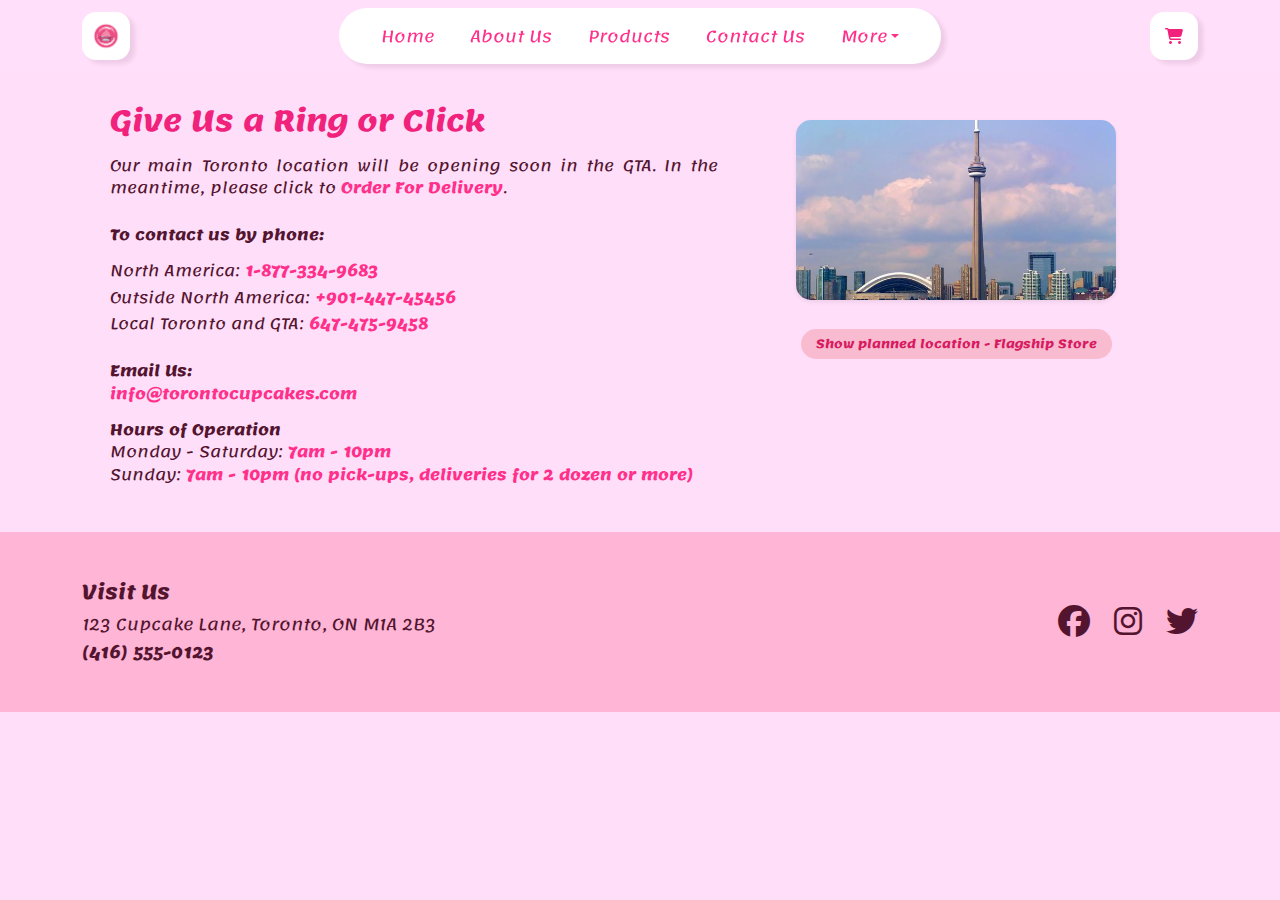
<file: location.html>
<!DOCTYPE html>
<html lang="en">

<head>
    <meta charset="UTF-8">
    <meta name="viewport" content="width=device-width, initial-scale=1.0">
    <title>Corporate Logo Cupcakes | Toronto Cupcake</title>

    <link href="https://cdn.jsdelivr.net/npm/bootstrap@5.3.2/dist/css/bootstrap.min.css" rel="stylesheet">
    <link href="https://cdnjs.cloudflare.com/ajax/libs/font-awesome/6.5.0/css/all.min.css" rel="stylesheet">
    <link href="https://fonts.googleapis.com/css2?family=Lemonada:wght@300;400;700;900&display=swap" rel="stylesheet">
    <link rel="stylesheet" href="main.css">
    <style>
        :root {
            --accent: #ff2f8a;
            --bg-pink: #FFDEF9;
            --dark-pink: #53142f;
            --footer-pink: #FFB5D5;
            --pink: #f1227c;
            --font-main: 'Lemonada', cursive, system-ui;
        }

        body {
            font-family: var(--font-main);
        }

        .location-row {
            padding: 2rem 1rem;
            margin: 0 auto !important;
            max-width: 1200px;
        }

        .row.location-row {
            align-items: flex-start !important;
        }

        .location-row h1 {
            color: var(--pink);
            font-size: clamp(1.5rem, 4vw, 1.8rem);
            line-height: 1.2;
            margin-bottom: 1rem;
        }

        .location-row p {
            font-size: 0.95rem;
            line-height: 1.5;
            text-align: justify;
            margin-bottom: 0.8rem;
        }

        .toronto {
            padding: 1rem 2rem;
        }

        .pink-link {
            color: var(--accent);
            text-decoration: none;
            font-weight: bold;
        }


        .map-responsive {
            overflow: hidden;
            max-width: 320px;
            height: 180px;
            margin: 15px auto 0 auto;
            border-radius: 15px;
            border: 2px solid var(--pink);
            position: relative;
        }

        .map-responsive iframe {
            width: 100%;
            height: 100%;
            border: 0;
        }

        .location-btn {
            font-family: var(--font-main);
            background-color: #f8bbd0;
            border-radius: 20px;
            border: none;
            padding: 6px 15px;
            font-size: 0.75rem;
            color: #d81b60;
            font-weight: bold;
            margin-top: 5px;
            cursor: pointer;
        }

        .rounded-img {
            border-radius: 15px;
            width: 100%;
            max-width: 320px;
            height: 180px;
            object-fit: cover;
            display: block;
            margin: 0 auto;
        }

        /* Media Queries */
        @media (max-width: 991px) {
            .location-row {
                margin: 0;
                padding: 1rem 0;
            }

            .location-row h1,
            .location-row h2 {
                text-align: center;
            }

            .rounded-img {
                max-width: 280px;
                height: 150px;
            }
        }

        @media (max-width: 415px) {
            .location-row {
                padding: 1rem 0;
            }

            .location-row h1 {
                font-size: 1.5rem;
            }
        }

        @media (max-width: 369px) {
            .location-row h1 {
                font-size: 1.2rem;
            }
        }
    </style>
</head>

<body>
    <nav class="navbar navbar-expand-lg navv">
        <div class="container">
            <a class="logo-btn btn btn-light" href="index.html">
                <img src="ASSETS/LOGO.png" alt="logo" style="width:30px;">
            </a>
            <div class="d-flex align-items-center gap-2 order-lg-last">
                <button class="btn btn-light cart-btn flex-shrink-0">
                    <i class="fa fa-shopping-cart"></i>
                </button>
                <button class="navbar-toggler border-0" type="button" data-bs-toggle="collapse"
                    data-bs-target="#mainNav">
                    <span class="navbar-toggler-icon"></span>
                </button>
            </div>
            <div class="collapse navbar-collapse justify-content-center" id="mainNav">
                <ul class="navbar-nav my-3 my-lg-0">
                    <li class="nav-item"><a class="nav-link" href="index.html">Home</a></li>
                    <li class="nav-item"><a class="nav-link" href="about.html">About Us</a></li>
                    <li class="nav-item"><a class="nav-link" href="product.html">Products</a></li>
                    <li class="nav-item"><a class="nav-link" href="contact.html">Contact Us</a></li>
                    <li class="nav-item dropdown">
                        <a class="nav-link dropdown-toggle" href="#" id="moreDropdown" role="button"
                            data-bs-toggle="dropdown" aria-expanded="false">More</a>
                        <ul class="dropdown-menu" aria-labelledby="moreDropdown">
                            <li><a class="dropdown-item" href="blog.html">Blog</a></li>
                            <li><a class="dropdown-item" href="community.html">Community</a></li>
                            <li><a class="dropdown-item" href="event.html">Events</a></li>
                            <li><a class="dropdown-item" href="location.html">Location</a></li>
                        </ul>
                    </li>
                </ul>
            </div>
        </div>
    </nav>

    <div class="container">
        <div class="row location-row">
            <div class="col-md-7">
                <h1>Give Us a Ring or Click</h1>
                <p>Our main Toronto location will be opening soon in the GTA. In the meantime, please click to <a
                        href="#" class="pink-link">Order For Delivery</a>.</p>

                <p class="mt-4"><strong>To contact us by phone:</strong></p>
                <p class="mb-1">North America: <span class="pink-link">1-877-334-9683</span></p>
                <p class="mb-1">Outside North America: <span class="pink-link">+901-447-45456</span></p>
                <p class="mb-4">Local Toronto and GTA: <span class="pink-link">647-475-9458</span></p>

                <p><strong>Email Us:</strong><br>
                    <a href="mailto:info@torontocupcakes.com" class="pink-link">info@torontocupcakes.com</a>
                </p>
                <p><strong>Hours of Operation</strong><br>
                    Monday - Saturday:<span class="pink-link"> 7am - 10pm </span><br>
                    Sunday: <span class="pink-link"> 7am - 10pm (no pick-ups, deliveries for 2 dozen or more)</span>
                </p>
            </div>

            <div class="col-md-5 text-center toronto">
                <div class="grid-item">
                    <img src="ASSETS/toronto.jpg" alt="Toronto Skyline" class="responsive-image rounded-img shadow-sm">
                    <br>
                    <button class="location-btn" id="showMapBtn">Show planned location - Flagship Store</button>

                    <div id="mapWrapper" class="map-responsive" style="display: none;">
                        <iframe id="googleMapIframe"
                            src="https://www.google.com/maps/embed?pb=!1m18!1m12!1m3!1d2886.433857321516!2d-79.3005891238231!3d43.67035547110126!2m3!1f0!2f0!3f0!3m2!1i1024!2i768!4f13.1!3m3!1m2!1s0x89d4cc0772ce0211%3A0xbfb8b5e2b1e7729f!2sQueen%20St%20E%20%26%20Lee%20Ave%2C%20Toronto%2C%20ON%20M4E%201C9!5e0!3m2!1sen!2sca!4v1703274215234!5m2!1sen!2sca"
                            style="border:0;" allowfullscreen="" loading="lazy"
                            referrerpolicy="no-referrer-when-downgrade">
                        </iframe>
                    </div>
                </div>
            </div>
        </div>
    </div>

    <footer id="section-4" class="footer py-5">
        <div class="container">
            <div class="row g-4 align-items-center text-center text-md-start">
                <div class="col-md-6">
                    <h5 class="fw-bold">Visit Us</h5>
                    <p class="mb-1">123 Cupcake Lane, Toronto, ON M1A 2B3</p>
                    <p class="mb-0 fw-bold">(416) 555-0123</p>
                </div>
                <div class="col-md-6 text-md-end socials">
                    <div class="d-flex justify-content-center justify-content-md-end gap-4 socials">
                        <a href="#" class="text-dark"><i class="fab fa-facebook fa-2x"></i></a>
                        <a href="#" class="text-dark"><i class="fab fa-instagram fa-2x"></i></a>
                        <a href="#" class="text-dark"><i class="fab fa-twitter fa-2x"></i></a>
                    </div>
                </div>
            </div>
        </div>
    </footer>


    <script src="https://cdn.jsdelivr.net/npm/bootstrap@5.3.0/dist/js/bootstrap.bundle.min.js"></script>
    <script>
        document.getElementById('showMapBtn').addEventListener('click', function () {
            var mapWrapper = document.getElementById('mapWrapper');
            if (mapWrapper.style.display === "none") {
                mapWrapper.style.display = "block";
                this.textContent = "Hide planned location";
            } else {
                mapWrapper.style.display = "none";
                this.textContent = "Show planned location - Flagship Store";
            }
        });
    </script>
</body>

</html>
</file>
<file: index.css>
:root {
    --accent: #ff2f8a;
    --bg-pink: #FFDEF9;
    --dark-pink: #53142f;
    --footer-pink: #FFB5D5;
    --pink: #f1227c;
    --font-main: 'Lemonada', cursive, system-ui;
}

/* Section 1 */
.header-hero {
    position: relative;
    background: url('ASSETS/sprinkles.png') no-repeat center / cover;
    min-height: 400px;
    display: flex;
    align-items: center;
}

.brand {
    position: relative;
    top: -50px;

}
.brand h1 {
    font-size: clamp(2.5rem, 8vw, 4rem);
    color: var(--pink);
    text-shadow: 3px 3px 0px var(--dark-pink);
    line-height: 1;
}
.brand h2 {
    font-size: clamp(1.5rem, 5vw, 2.5rem);
    color: var(--pink);
    text-shadow: 2px 2px 0px var(--dark-pink);
}
.brand p {
    font-size: 1rem;
}
.cupcake-container {
    position: relative;
    display: inline-block;
    width: 100%;
    top: 10px;
    transition: all 0.4s ease-in-out;
}

.cupcake {
    position: relative;
    z-index: 2;
    width: 100%;
}
.btn-pink {
    background: #f35399;
    color: white;
    border-radius: 10px;
    padding: 10px 25px;
    transition: 0.3s;
}

.btn-pink:hover {
    background: #d61a6b;
    color: white;
    transform: scale(1.05);
}

/* Section 2 */
.section-2 {
    background: #FFB5D5 url('ASSETS/exBanner.png') no-repeat center top / cover;
    padding-top: 12rem;   
}
.section-2 h2 {
    color: var(--pink);
    font-size: 5rem;
    text-shadow: 4px 5px 0px var(--dark-pink);
}
.section-2 p{
    color: var(--dark-pink);
}

.card {
    border: none;
    border-radius: 1.5rem;
    transition: transform 0.3s ease;
}
.card:hover {
    transform: translateY(-10px);
}

.card-img-top {
    height: 200px;
    object-fit: cover;
}

/* Section 3 */
.features {
    padding: 4rem 0;
    background: #FFB5D5;
}
.features h2 {
    text-align: center;
    margin-bottom: 3rem;
    color: var(--dark-pink);
    font-size: 2.5rem;
}

.feature-grid {
    display: grid;
    grid-template-columns: repeat(auto-fit, minmax(300px, 1fr));
    gap: 2rem;
}

.feature {
    text-align: center;
    padding: 2rem;
    box-shadow: 4px 5px 15px rgba(0, 0, 0, 0.459);
    border-radius: 10px;
    transition: transform 0.3s, box-shadow 0.3s;
    background: white; 
}

.feature:hover {
    transform: translateY(-5px);
    box-shadow: 4px 5px 15px rgba(0, 0, 0, 0.459);
}

.feature h3 {
    color: var(--pink);
    margin-bottom: 1rem;
    font-size: 1.5rem;
}
.nav-arrow { display: none; }
.scroll-dots {
    display: none;
    justify-content: center;
    gap: 8px;
    margin-top: 1rem;
}
.special{
    padding-top: 5rem;
}
.gift-box {
    width: 300px;
    height: auto;
    filter: drop-shadow(10px 5px 4px rgba(0, 0, 0, 0.575));
    max-width: 100%;
}
/* Section 4 */
.footer {
    background: var(--bg-pink) !important;
}

/* Media Queries */
@media (min-width: 1920px) {
    .cupcake-container {
        max-width: 600px;
    }
    .brand {
        top: -50px;
        left: -60px;
    }

    .brand h1 {
        font-size: 6rem;
    }

    .brand h2 {
        font-size: 4rem;
    }

    .brand p {
        font-size: 2rem;
    }

    .section-2 {
        padding-top: 23rem;
    }
    .section-2 h2 {
        font-size: 5rem;
    }

}
@media (max-width: 1200px) {
    .feature-grid {
        display: grid;
        grid-template-columns: repeat(3, 1fr);
        gap: 1rem; 
        overflow: visible;
    }
    .feature {
        padding: 1.5rem 1rem; 
        min-width: 0;         
        flex: none;          
    }
    .feature h3 {
        font-size: 1.2rem;   
    }
    .feature p {
        font-size: 0.9rem;    
        line-height: 1.4;
    }
}

@media (max-width: 1050px) {
    .cupcake-container {
        max-width: 400px;
    }

    .brand {
        top: -50px;
        left: 60px;
    }

    .section-2 h2 {
        font-size: 3rem;
    }
}

@media (max-width: 989px) {
    .section-2 {
    background: #FFB5D5 url('ASSETS/smBanner.png') no-repeat center top / cover;
      
}
    .cupcake-container {
        max-width: 350px;
        top: -100px;
    }

    .brand {
        top: 0;
        left: 0;
    }
    
    .section-2 h2 {

        color: var(--pink);
        text-shadow: 2px 3px 0px var(--dark-pink);
    }
    .feature-grid {
        display: flex;
        overflow-x: auto;
        scroll-snap-type: x mandatory;
        scroll-behavior: smooth;
        gap: 0; 
        padding: 0;
        scrollbar-width: none;
    }

    .feature-grid::-webkit-scrollbar { display: none; }

    .feature {
        flex: 0 0 100%; 
        scroll-snap-align: start;
        min-width: 100%;
        border-radius: 15px;
        box-shadow: none; 
    }

    /* Arrow Styling */
    .arrow-container {
        display: flex;
        justify-content: center; 
        gap: 20px;              
        margin-top: 1.5rem;    
    }

    .nav-arrow {
        position: static;       
        transform: none;        
        display: flex;
        align-items: center;
        justify-content: center;
        background: white;
        border: 2px solid var(--pink); 
        width: 45px;
        height: 45px;
        border-radius: 50%;
        color: var(--pink);
        font-size: 1.2rem;
        cursor: pointer;
        box-shadow: 0 4px 6px rgba(0,0,0,0.1);
        transition: 0.3s;
    }

    .nav-arrow:active {
        background: var(--pink);
        color: white;
        transform: scale(0.9);
    }
    .scroll-dots {
        margin-top: 1rem;
    }
}

@media (max-width: 720px) {
    
    .cupcake-container {
        max-width: 280px;
        top: -80px;
    }

    .header-hero {
        padding: 3rem 0;
    }

    .gift-box {
        width: 200px;
    }
    
    .section-2 h2 {
        font-size: 2.5rem;
    }
}

@media (max-width: 380px) {
    .cupcake-container {
        max-width: 220px;
        position: relative;
        top: -40px;
    }

    .brand p {
        font-size: 0.8rem;
    }

    .brand .btn {
        font-size: 0.85rem;
        padding: 8px 16px;
        white-space: nowrap;

    }
    .section-2 {
        padding-top: 8rem;
    }

    .section-2 h2 {
        color: var(--pink);
        text-shadow: 2px 3px 0px var(--dark-pink);
        font-size: 2rem;
    }

    .gift-box {
        width: 150px;
    }

    .section-2 .card {
        margin-bottom: 10px;
    }

    .section-2 .card-img-top {
        height: 140px;
    }

    .section-2 .card-body {
        padding: 0.75rem;
    }

    .section-2 .card-body p {
        font-size: 0.85rem;
        line-height: 1.2;
    }
}
</file>
<file: main.css>
* {
    box-sizing: border-box;

}
:root {
    --accent: #ff2f8a;
    --bg-pink: #FFDEF9;
    --dark-pink: #53142f;
    --footer-pink: #FFB5D5;
    --pink: #f1227c;
    --font-main: 'Lemonada', cursive, system-ui;
}

html,
body {
    scroll-behavior: smooth;
    max-width: 100%;
    overflow-x: clip;
    position: relative;
    background: var(--bg-pink);
    color: var(--dark-pink);
    font-family: var(--font-main);
}
h1,
h2,
h3,
h4,
h5,
h6 {
    font-weight: 700;
}


/* Navbar */
.navv {
    background:  rgba(255, 222, 249, 0.95);
    backdrop-filter: blur(10px);
    position: sticky;
    top: 0;
    width: 100%;
    z-index: 2000;
}

.logo-btn,
.cart-btn,
.back-btn {
    width: 48px;
    height: 48px;
    border-radius: 14px;
    display: flex;
    align-items: center;
    justify-content: center;
    box-shadow: 5px 4px 4px rgba(85, 29, 83, 0.1);
    border: none;
    background: white;
}

.logo-btn:hover,
.cart-btn:hover,
.back-btn:hover {
    background-color: var(--footer-pink);
}

.cart-btn i, .back-btn i {
    color: var(--pink);
}

.dropdown-menu {
    border: none;
    box-shadow: 0 4px 6px rgba(0, 0, 0, 0.1);
}

.dropdown-item {
    color: var(--accent);
}

.dropdown-item:hover {
    background-color: #f3c1d7;
    color: var(--dark-pink);
}

.dropdown-item:focus,
.dropdown-item:active {
    color: var(--accent);
}

.nav-item.dropdown:hover .dropdown-menu {
    display: block;
    margin-top: 0;
}
.footer {
    background-color: var(--footer-pink);
    color: var(--dark-pink);
}
.socials i {
    color: var(--dark-pink);
}

@media(min-width: 992px) {
    .navbar-nav {
        background: #fff;
        padding: 0.5rem 1.5rem;
        border-radius: 50px;
        box-shadow: 5px 4px 4px rgba(85, 29, 83, 0.1);
    }

    .nav-link {
        color: var(--accent) !important;
        margin: 0 10px;
        position: relative;
    }

    .nav-link:hover {
        color: var(--accent) !important;
        transform: scale(1.1);
        transition: all 0.2s ease-in-out;
    }
}
@media (min-width: 1920px) {
    .navv .container, 
    .navv .container-fluid {
        display: flex !important;
        justify-content: center !important; 
        gap: 20px; 
        max-width: 100%;
    }
    .navbar-collapse {
        flex-grow: 0 !important; 
    }
    .navbar-brand, 
    .cart-btn, 
    .logo-btn {
        margin: 0 !important;
    }
}
@media (max-width: 989px) {
    .navbar-toggler {
        padding: 0.25rem;
    }
}
</file>
<file: about.css>
:root {
    --accent: #ff2f8a;
    --bg-pink: #FFDEF9;
    --dark-pink: #53142f;
    --footer-pink: #FFB5D5;
    --pink: #f1227c;
    --font-main: 'Lemonada', cursive, system-ui;
}

.navv {
    background-color: #bd2c72b4 !important;

}
.body{
    background-color: #fff !important;
}
/* /* Hero section */
.hero {
    background-image: url('ASSETS/sprinkles.png'), linear-gradient(#bd2c72b4, #69505c);
    
    background-size: cover;
    background-position: center;
    height: auto;
    display: flex;
    align-items: center;
    justify-content: center;
    text-align: center;
    color: white;
    padding: 6rem 2rem;
    margin-bottom: -3px;
}

.hero-content h1 {
    font-size: 3rem;
    margin-bottom: 1rem;
    font-weight: bold;
    font-style: italic;
    color: #fdfdfd;
    text-shadow: 15px 15px 15px rgba(0, 0, 0, 0.5);
}

.hero-content p {
    font-size: 1.4rem;
    font-family: 'Segoe UI', Tahoma, Geneva, Verdana, sans-serif;
    font-style: italic;
    color: #fff4f8;
    text-shadow: 15px 15px 15px rgba(0, 0, 0, 0.5);
}

/* About section */
.about {
    background:  url('ASSETS/bigABTbanner.png') no-repeat center top / cover;
    padding-top: 13vw;
    background-color: #fff !important;
}

/* Typography & Content */
.abt h2 {
    padding: 3rem 0;
    text-align: center;
    color: #d64d67;
    font-size: 3rem;
}

.abt p {
    text-align: justify;
    font-size: clamp(1.1rem, 4vw, 1.5rem);
    margin-bottom: 1.5rem;
    line-height: 1.8;
    padding: 0 5rem;
}

/* Michelle Card Components */
.michelle-card {
    margin-bottom: 2rem;

}

.michelle-card p {
    text-align: center;
}

/* Animations & Transitions */
.michelle-toggle-img {
    transition: transform 0.3s cubic-bezier(0.175, 0.885, 0.32, 1.275);
}

.michelle-toggle-img:hover {
    transform: scale(1.03);
}

.michelle-toggle-img:active {
    transform: scale(0.98);
}

#michelle-content {
    transition: opacity 0.5s ease-in-out;
}

/* Mission & Promise Styling */
.mission-promise {
    padding-bottom: 5rem !important;
    padding: 0 5rem;
    background-color: #fff !important;

}

.mission-promise h2 {
    text-align: center;
    margin-bottom: 2rem;
    color: #d64d67;
    font-size: 3rem;
}

.mission-promise p {
    text-align: justify;
    font-size: clamp(1.1rem, 4vw, 1.5rem);
    margin-bottom: 1.5rem;
    line-height: 1.8;
}

.section-title {
    color: #d64d67;
    font-size: 2.5rem;
    margin-bottom: 1.5rem;
    font-family: var(--font-main);
}

.section-text {
    line-height: 1.7;
    font-size: 1.05rem;
}

.custom-rounded {
    border-radius: 40px;
    width: 100%;
    object-fit: cover;
    max-height: 300px;
}

.image-wrapper {
    display: flex;
    justify-content: center;
    align-items: center;
}

.image-wrapper:hover {
    transform: scale(1.02);
    transition: transform 0.3s ease-in-out;

}

.footer {
    background: var(--footer-pink);
    color: var(--dark-pink);
}

@media (min-width: 1920px) {
   
    .about {
        padding-top: 15vw;
    }
    .about h2, .mission-promise h2{
        font-size: 5rem;
    }
    .about p, .mission-promise p{
        font-size: 2rem;
    }
}
@media (max-width: 1015px){
    .about{
        padding-top: 18vw;
    }
}

@media (max-width: 989px) {
 .navbar-toggler-icon {
        filter: brightness(0) invert(1);
    }
    .about {
        padding-top: 18vw;
    }
    .navbar-nav .nav-link {
        color: #ffffff !important;/
    }
    .navbar-nav .nav-link:hover {
        color: var(--bg-pink) !important;
    }
    .about {
    background: url('ASSETS/smABTbanner.png') no-repeat center top / cover;
    
}

}

@media (max-width: 768px) {
    
    .hero-content h2 {
        font-size: 2rem;
    }

    .hero-content p {
        font-size: 1rem;
    }

    .about {
        padding-top: 25vw;
    }

    .about h2, .mission-promise h2 {
        font-size: 2rem;
    }

    .mission-promise, .abt p {
        padding: 0 2rem;
    }
    .section-title {
        font-size: 2rem;
        text-align: center;
    }

    .section-text {
        text-align: center;
    }
}

@media (max-width: 480px) {
    .about {
        padding-top: 40vw;
    }
}

@media (max-width: 360px) {
    .about {
        padding-top: 42vw;
    }

    .mission-promise, .abt p {
        padding: 0 0.8rem;
    }
    .section-title {
        font-size: 1.6rem !important;
        margin-bottom: 1rem;
        text-align: center;
    }

    .section-text {
        font-size: 0.9rem !important;
        line-height: 1.5;
        text-align: center;
    }

    .image-wrapper {
        padding: 1.2rem !important;
        max-width: 80%;
        margin: 0 auto 20px auto;
    }

    .custom-rounded {
        max-height: 150px !important;
    }
}
</file>
